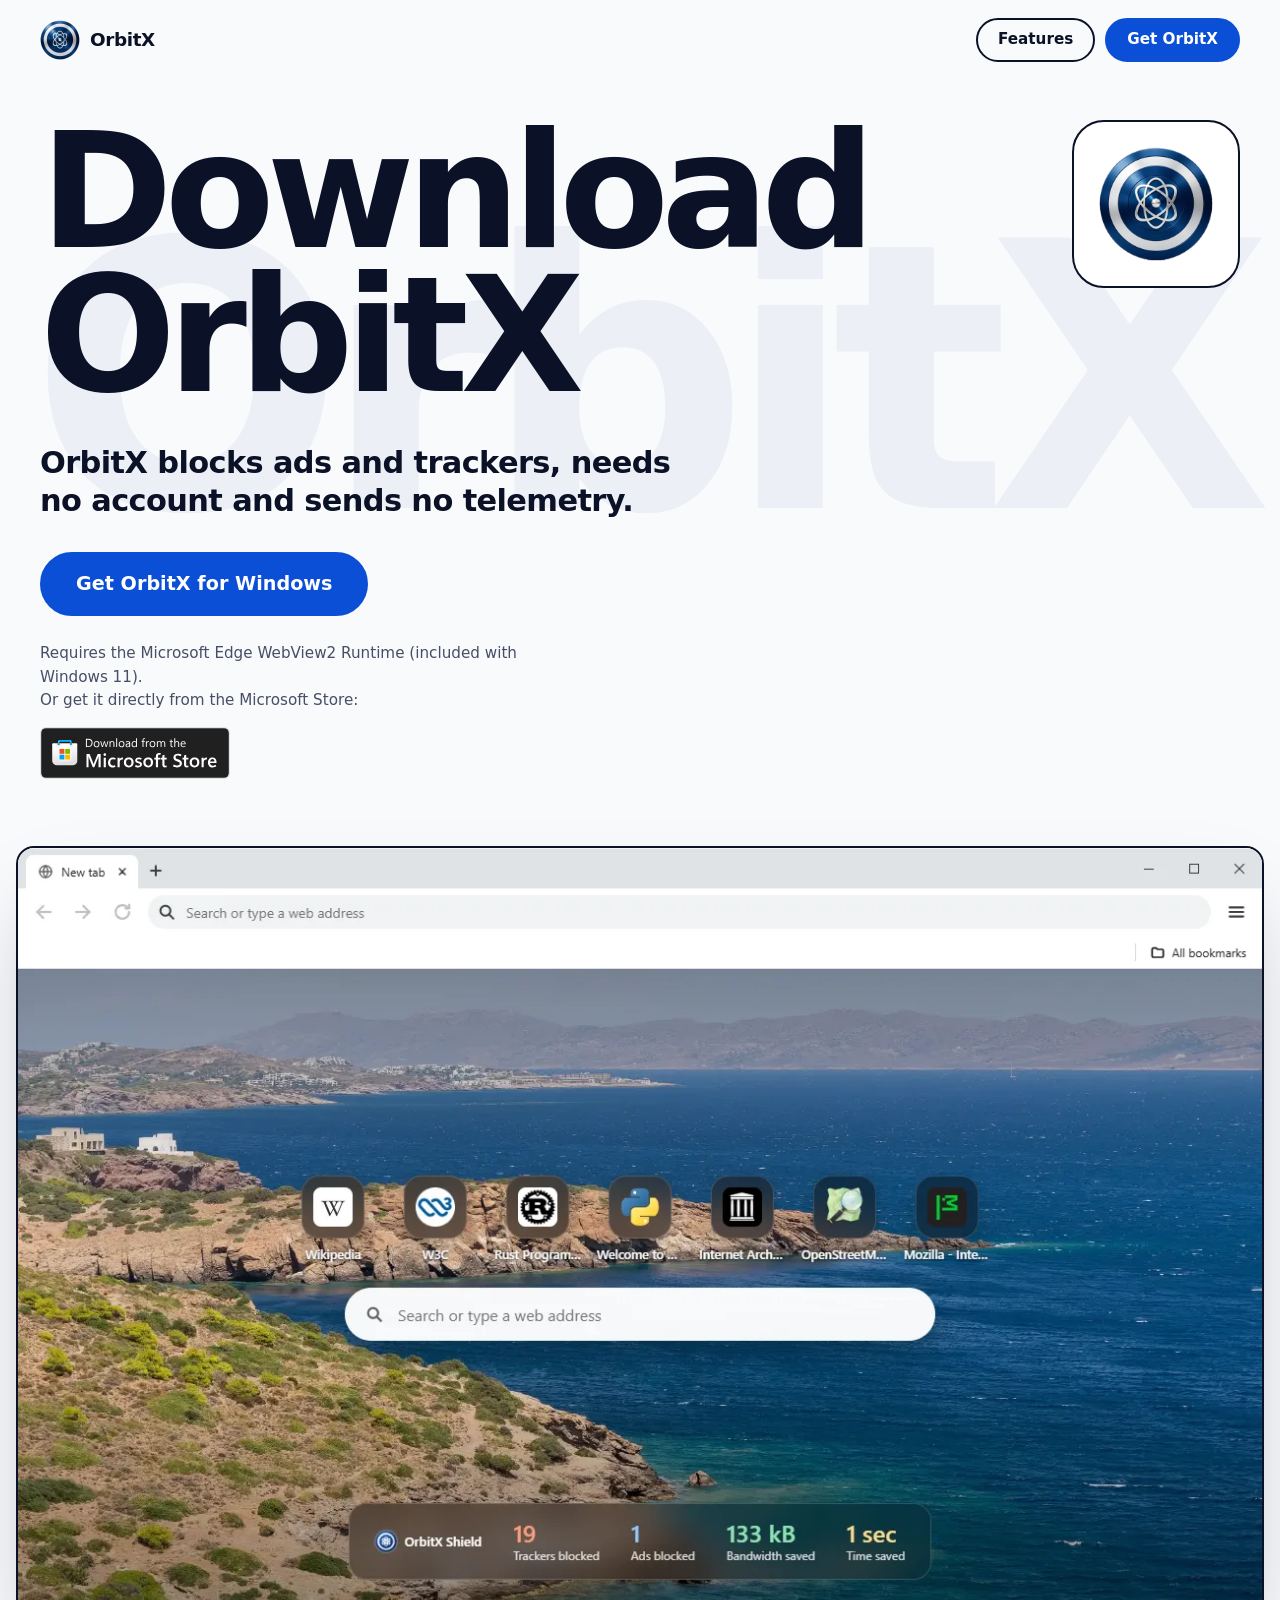
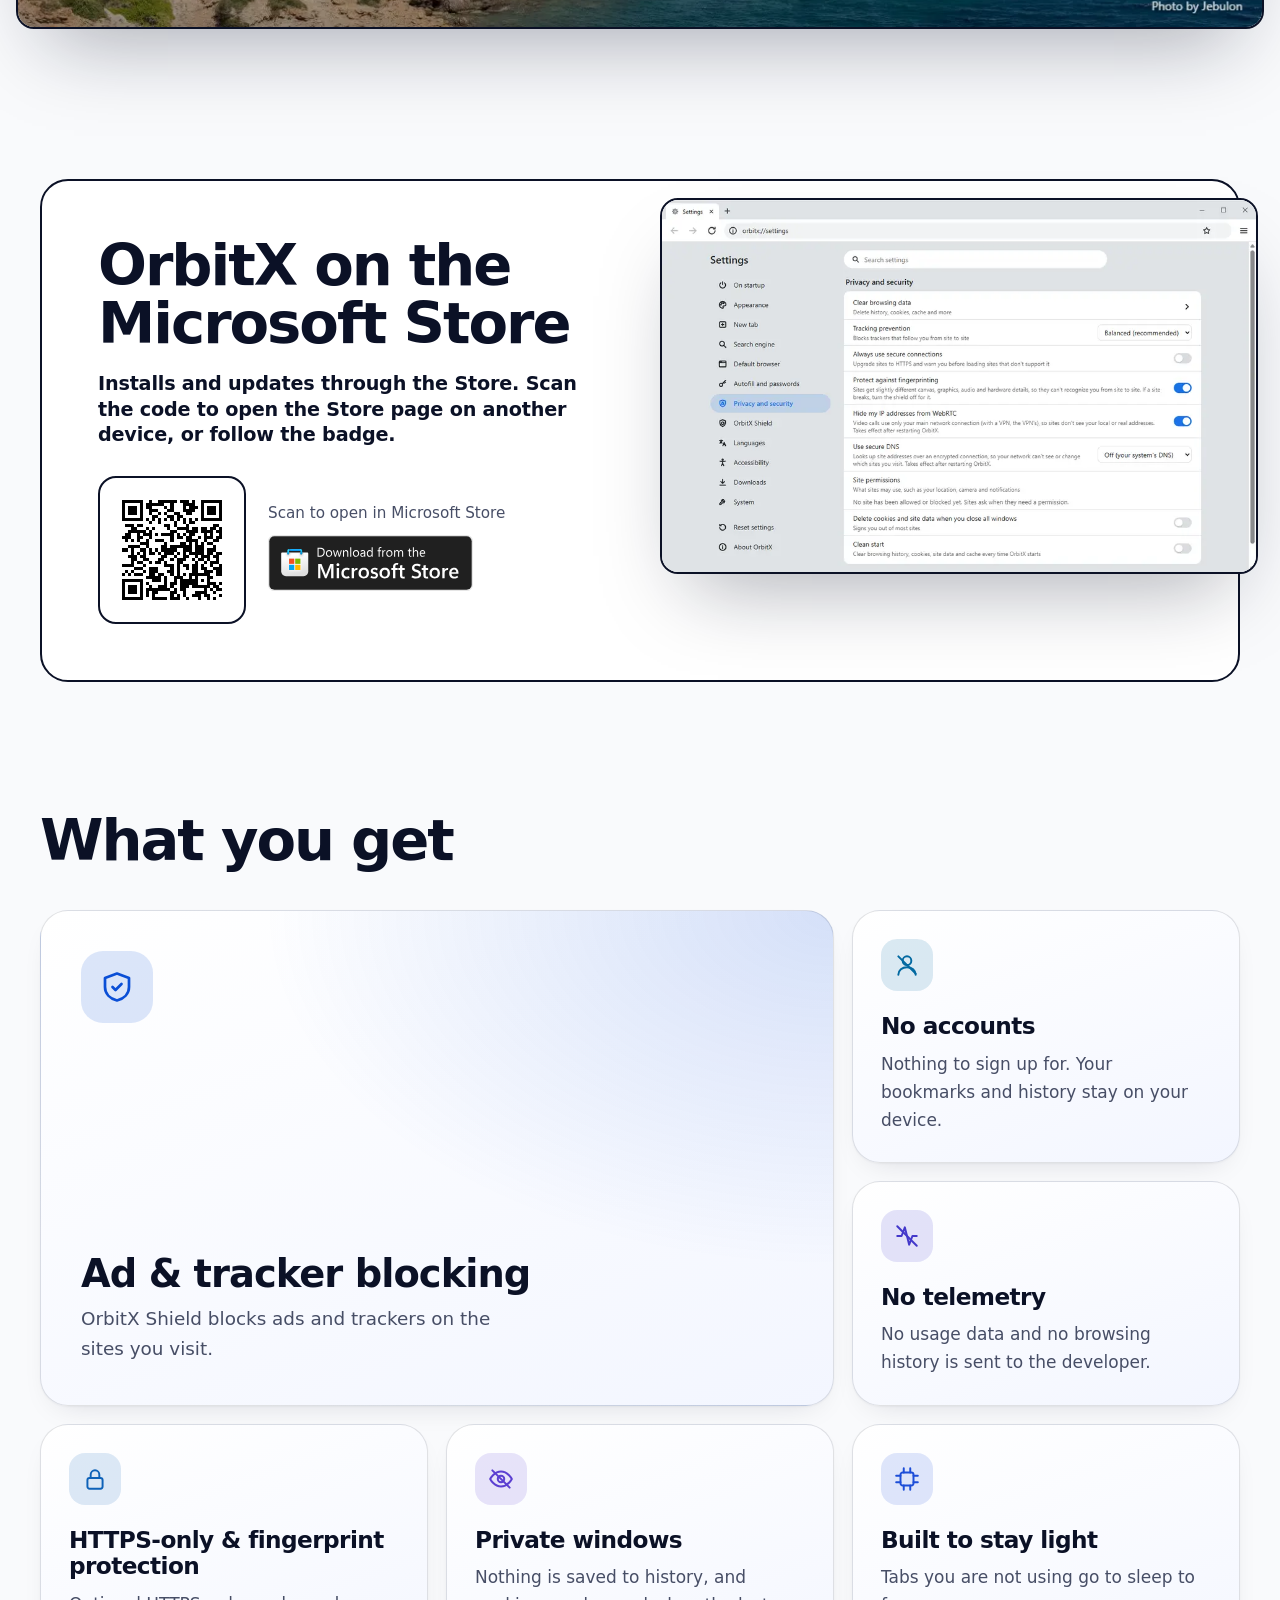
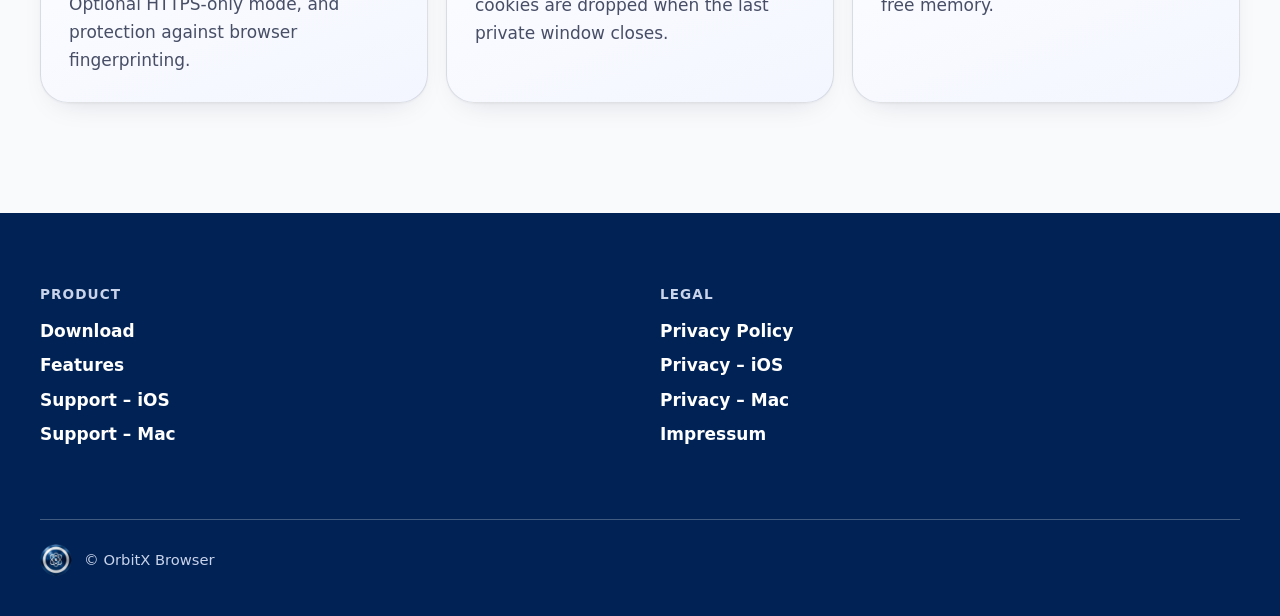
<file: index.html>
<!doctype html>
<html lang="en">
<head>
<meta charset="utf-8">
<meta name="viewport" content="width=device-width, initial-scale=1">
<meta name="color-scheme" content="light dark">
<title>Download OrbitX Browser</title>
<meta name="description" content="Download OrbitX Browser for Windows: a web browser that blocks ads and trackers, needs no account and sends no telemetry.">
<link rel="icon" type="image/png" sizes="32x32" href="favicon-32.png">
<link rel="apple-touch-icon" sizes="180x180" href="apple-touch-icon.png">
<style>
:root {
  --bg: #f9fafc;
  --card: #ffffff;
  --fg: #0b1126;
  --muted: #474e66;
  --border: #0b1126;
  --ghost: #eceff5;
  --brand: #0b4fd6;
  --brand-hover: #093fae;
  --on-brand: #ffffff;
  --navy: #002255;
  --shadow: 0 40px 80px -30px rgba(11, 17, 38, .35);
  --soft: rgba(11, 17, 38, .12);
  --card-2: #f3f6ff;
  --card-shadow: 0 1px 2px rgba(11, 17, 38, .04), 0 12px 32px -18px rgba(11, 17, 38, .18);
  --card-shadow-hover: 0 2px 4px rgba(11, 17, 38, .05), 0 24px 48px -20px rgba(11, 79, 214, .35);
  --t1: #0b4fd6; --t2: #0369a1; --t3: #4338ca; --t4: #0e62b8; --t5: #5b3fd1; --t6: #1d4ed8;
}
@media (prefers-color-scheme: dark) {
  :root {
    --bg: #0a0d16;
    --card: #111625;
    --fg: #eef0f8;
    --muted: #a8afc6;
    --border: #46506f;
    --ghost: #10141f;
    --brand: #86a3ff;
    --brand-hover: #a3b9ff;
    --on-brand: #0a0d16;
    --navy: #001a44;
    --shadow: 0 40px 90px -30px rgba(0, 0, 0, .8);
    --soft: rgba(255, 255, 255, .12);
    --card-2: #0e1322;
    --card-shadow: 0 1px 2px rgba(0, 0, 0, .3), 0 12px 32px -18px rgba(0, 0, 0, .6);
    --card-shadow-hover: 0 2px 4px rgba(0, 0, 0, .3), 0 24px 48px -20px rgba(134, 163, 255, .35);
    --t1: #86a3ff; --t2: #6cc4f5; --t3: #a5a0ff; --t4: #7bb8ff; --t5: #b9a2ff; --t6: #93b0ff;
  }
}
* { box-sizing: border-box; }
html { scroll-behavior: smooth; }
body {
  margin: 0;
  background: var(--bg);
  color: var(--fg);
  font: 17px/1.55 system-ui, -apple-system, "Segoe UI", Roboto, sans-serif;
  -webkit-font-smoothing: antialiased;
}
main { overflow-x: clip; }
a { color: var(--brand); }
:focus-visible { outline: 3px solid var(--brand); outline-offset: 3px; border-radius: 8px; }
.skip { position: absolute; left: 16px; top: -80px; z-index: 10; padding: 10px 16px; border-radius: 999px; background: var(--brand); color: var(--on-brand); font-weight: 700; }
.skip:focus { top: 12px; }
.wrap { max-width: 1240px; margin: 0 auto; padding: 0 20px; }
h1, h2, h3 { margin: 0; font-weight: 800; letter-spacing: -.035em; }

/* Pills */
.pill {
  display: inline-flex; align-items: center; justify-content: center;
  min-height: 44px; padding: 0 20px; border-radius: 999px;
  border: 2px solid var(--border); color: var(--fg); background: transparent;
  font-weight: 700; font-size: .95rem; text-decoration: none;
  transition: background-color .15s ease, color .15s ease, border-color .15s ease;
}
.pill:hover { background: var(--fg); color: var(--bg); }
.pill.fill { background: var(--brand); border-color: var(--brand); color: var(--on-brand); }
.pill.fill:hover { background: var(--brand-hover); border-color: var(--brand-hover); color: var(--on-brand); }
.pill.big { min-height: 64px; padding: 0 34px; font-size: 1.2rem; }

/* Top bar */
.top { padding: 18px 0; }
.top .wrap { display: flex; align-items: center; justify-content: space-between; gap: 16px; }
.brand { display: inline-flex; align-items: center; gap: 10px; color: var(--fg); font-weight: 800; font-size: 1.15rem; letter-spacing: -.02em; text-decoration: none; }
.brand img { display: block; width: 40px; height: 40px; }
.top nav { display: flex; gap: 10px; }

/* Hero */
.hero { position: relative; overflow: hidden; padding: 40px 0 190px; }
.ghost {
  position: absolute; z-index: 0; left: 50%; top: 17%; transform: translateX(-50%);
  font-size: clamp(6rem, 29vw, 28rem); font-weight: 800; line-height: .8; letter-spacing: -.06em;
  color: var(--ghost); white-space: nowrap; user-select: none; pointer-events: none;
}
.hero .wrap { position: relative; z-index: 1; }
.hero-head { display: grid; grid-template-columns: minmax(0, 1fr) auto; gap: 24px; align-items: start; }
h1 { font-size: clamp(3.3rem, 12.5vw, 10rem); line-height: .9; letter-spacing: -.05em; }
.icon-box {
  display: grid; place-items: center; width: 168px; height: 168px;
  border: 2px solid var(--border); border-radius: 32px; background: var(--card);
}
.icon-box img { display: block; width: 116px; height: 116px; }
.lead { max-width: 21em; margin: 36px 0 32px; font-size: clamp(1.3rem, 2.6vw, 1.9rem); line-height: 1.25; font-weight: 600; letter-spacing: -.02em; }
.note { max-width: 36em; margin: 26px 0 14px; color: var(--muted); font-size: .95rem; }
/* Microsoft's badge: unmodified artwork, only scaled with its aspect ratio; no hover effects */
.badge { display: inline-block; line-height: 0; border-radius: 6px; }
.badge img { display: block; width: 190px; height: auto; }

/* Browser window */
.window { position: relative; z-index: 2; max-width: 1320px; margin: -130px auto 0; padding: 0 16px; }
.frame { border: 2px solid var(--border); border-radius: 18px; overflow: hidden; background: var(--card); box-shadow: var(--shadow); }
.frame img { display: block; width: 100%; height: auto; }

/* Store card */
.store { padding: 110px 0 40px; }
.store-card {
  display: grid; gap: 40px; align-items: center;
  padding: 44px; border: 2px solid var(--border); border-radius: 28px; background: var(--card);
}
h2 { font-size: clamp(2rem, 5vw, 3.6rem); line-height: 1; }
.store-card p { max-width: 26em; margin: 18px 0 28px; font-size: 1.2rem; line-height: 1.35; font-weight: 600; letter-spacing: -.01em; }
.scan { display: flex; flex-wrap: wrap; align-items: center; gap: 22px; }
.qr { display: none; padding: 10px; border: 2px solid var(--border); border-radius: 18px; background: #fff; }
.qr img { display: block; width: 124px; height: 124px; }
.scan small { display: block; margin-bottom: 10px; color: var(--muted); font-size: .95rem; }
.scan .badge img { width: 205px; }
@media (min-width: 700px) { .qr { display: block; } }
@media (min-width: 1000px) {
  .store { padding-top: 150px; }
  .store-card { grid-template-columns: minmax(0, 1fr) minmax(0, 1fr); padding: 56px; }
  .store-shot { margin: -110px -76px -20px 0; }
}

/* Features: bento grid, the first card is the featured one */
.features { padding: 90px 0 110px; }
.features h2 { margin-bottom: 40px; }
.cards { display: grid; gap: 18px; grid-template-columns: minmax(0, 1fr); list-style: none; margin: 0; padding: 0; }
.card {
  --tone: var(--t1);
  display: flex; flex-direction: column;
  padding: 28px; border: 1px solid var(--soft); border-radius: 28px;
  background: linear-gradient(160deg, var(--card), var(--card-2));
  box-shadow: var(--card-shadow);
  transition: transform .25s ease, box-shadow .25s ease, border-color .25s ease;
}
.card:nth-child(2) { --tone: var(--t2); }
.card:nth-child(3) { --tone: var(--t3); }
.card:nth-child(4) { --tone: var(--t4); }
.card:nth-child(5) { --tone: var(--t5); }
.card:nth-child(6) { --tone: var(--t6); }
.card:hover { transform: translateY(-4px); border-color: color-mix(in srgb, var(--tone) 55%, transparent); box-shadow: var(--card-shadow-hover); }
.card .ico {
  display: grid; place-items: center; width: 52px; height: 52px; margin-bottom: 22px;
  border-radius: 16px; color: var(--tone);
  background: color-mix(in srgb, var(--tone) 14%, transparent);
}
.card svg { display: block; width: 26px; height: 26px; }
.card h3 { font-size: 1.45rem; letter-spacing: -.025em; line-height: 1.15; }
.card p { margin: 10px 0 0; color: var(--muted); line-height: 1.65; }
.card.feature { background: radial-gradient(120% 120% at 100% 0%, color-mix(in srgb, var(--tone) 16%, transparent), transparent 60%), linear-gradient(160deg, var(--card), var(--card-2)); }
@media (min-width: 640px) {
  .cards { grid-template-columns: repeat(2, minmax(0, 1fr)); }
  .card.feature, .card:last-child { grid-column: span 2; }
}
@media (min-width: 1000px) {
  .cards { grid-template-columns: repeat(3, minmax(0, 1fr)); }
  .card:last-child { grid-column: auto; }
  .card.feature { grid-row: span 2; justify-content: flex-end; padding: 40px; }
  .card.feature .ico { width: 72px; height: 72px; border-radius: 22px; margin-bottom: auto; }
  .card.feature svg { width: 36px; height: 36px; }
  .card.feature h3 { margin-top: 40px; font-size: 2.4rem; line-height: 1.05; }
  .card.feature p { max-width: 24em; font-size: 1.15rem; }
}

/* Footer: one flat block */
footer { background: var(--navy); color: #fff; padding: 72px 0 40px; }
footer a { color: #fff; text-decoration: none; }
footer a:hover { text-decoration: underline; }
footer :focus-visible { outline-color: #fff; }
.cols { display: grid; gap: 40px; grid-template-columns: repeat(auto-fit, minmax(180px, 1fr)); }
.cols h2 { font-size: .85rem; line-height: 1.4; letter-spacing: .08em; text-transform: uppercase; color: #c9d3ea; margin-bottom: 14px; }
.cols ul { list-style: none; margin: 0; padding: 0; }
.cols li { margin: 8px 0; font-weight: 600; }
.legal { display: flex; align-items: center; gap: 12px; margin-top: 64px; padding-top: 24px; border-top: 1px solid rgba(255, 255, 255, .25); color: #c9d3ea; font-size: .92rem; }
.legal img { display: block; width: 32px; height: 32px; }

@media (max-width: 699.98px) {
  .top nav .pill:not(.fill) { display: none; }
  .hero { padding: 24px 0 120px; }
  .hero-head { grid-template-columns: minmax(0, 1fr); }
  .icon-box { width: 84px; height: 84px; border-radius: 20px; }
  .icon-box img { width: 58px; height: 58px; }
  .ghost { top: 26%; }
  .pill.big { width: 100%; }
  .window { margin-top: -80px; }
  .frame { border-radius: 12px; }
  .store { padding-top: 64px; }
  .store-card { padding: 26px; border-radius: 22px; }
  .scan, .scan > div, .scan .badge { width: 100%; }
  .scan .badge img { width: 100%; }
  .features { padding: 64px 0 80px; }
}

/* Scroll fade-in only where scroll timelines exist; everything is visible without them */
@media (prefers-reduced-motion: no-preference) {
  @supports (animation-timeline: view()) {
    .reveal { animation: reveal linear both; animation-timeline: view(); animation-range: entry 0% entry 35%; }
    @keyframes reveal { from { opacity: 0; translate: 0 28px; } to { opacity: 1; translate: 0 0; } }
  }
}
@media (prefers-reduced-motion: reduce) {
  html { scroll-behavior: auto; }
  .pill, .card { transition: none; }
  .card:hover { transform: none; }
}
</style>
</head>
<body>
<a class="skip" href="#features">Skip to features</a>

<header class="top">
  <div class="wrap">
    <a class="brand" href="./" aria-label="OrbitX Browser, home">
      <img src="img/icon.webp" width="40" height="40" alt="">
      OrbitX
    </a>
    <nav aria-label="Main">
      <a class="pill" href="#features">Features</a>
      <a class="pill fill" href="https://apps.microsoft.com/detail/9P6VPC9CGHZQ" target="_blank" rel="noopener">Get OrbitX</a>
    </nav>
  </div>
</header>

<main>
  <div class="hero">
    <div class="ghost" aria-hidden="true">OrbitX</div>
    <div class="wrap">
      <div class="hero-head">
        <h1>Download OrbitX</h1>
        <div class="icon-box"><img src="img/icon.webp" width="116" height="116" alt="OrbitX Browser icon"></div>
      </div>
      <p class="lead">OrbitX blocks ads and trackers, needs no account and sends no telemetry.</p>
      <a class="pill fill big" href="https://apps.microsoft.com/detail/9P6VPC9CGHZQ" target="_blank" rel="noopener">Get OrbitX for Windows</a>
      <p class="note">Requires the Microsoft Edge WebView2 Runtime (included with Windows 11).<br>Or get it directly from the Microsoft Store:</p>
      <a class="badge" href="https://apps.microsoft.com/detail/9P6VPC9CGHZQ" target="_blank" rel="noopener">
        <img src="img/ms-store-badge.svg" width="161" height="44" alt="Download from the Microsoft Store">
      </a>
    </div>
  </div>

  <div class="window">
    <div class="frame">
      <img src="img/hero.webp" width="1264" height="792" alt="The OrbitX Browser window on its new tab page: a photo background, top sites, a search box and the OrbitX Shield counters for blocked trackers and ads.">
    </div>
  </div>

  <section class="store" aria-labelledby="store-h">
    <div class="wrap">
      <div class="store-card reveal">
        <div>
          <h2 id="store-h">OrbitX on the Microsoft Store</h2>
          <p>Installs and updates through the Store. Scan the code to open the Store page on another device, or follow the badge.</p>
          <div class="scan">
            <div class="qr"><img src="qr-store.svg" width="124" height="124" alt="QR code for the OrbitX Browser page in the Microsoft Store"></div>
            <div>
              <small>Scan to open in Microsoft Store</small>
              <a class="badge" href="https://apps.microsoft.com/detail/9P6VPC9CGHZQ" target="_blank" rel="noopener">
                <img src="img/ms-store-badge.svg" width="161" height="44" loading="lazy" alt="Download from the Microsoft Store">
              </a>
            </div>
          </div>
        </div>
        <div class="store-shot frame">
          <img src="img/shot-privacy.webp" width="960" height="602" loading="lazy" alt="OrbitX settings, Privacy and security page: tracking prevention, secure connections, fingerprinting protection, WebRTC and secure DNS.">
        </div>
      </div>
    </div>
  </section>

  <section class="features" id="features" aria-labelledby="features-h">
    <div class="wrap">
      <h2 id="features-h" class="reveal">What you get</h2>
      <ul class="cards">
        <li class="card feature reveal">
          <span class="ico"><svg viewBox="0 0 24 24" fill="none" stroke="currentColor" stroke-width="1.8" stroke-linecap="round" stroke-linejoin="round" aria-hidden="true"><path d="M12 3 4 6v6c0 4.5 3.3 7.8 8 9 4.7-1.2 8-4.5 8-9V6l-8-3Z"/><path d="m9 12 2 2 4-4"/></svg></span>
          <h3>Ad &amp; tracker blocking</h3>
          <p>OrbitX Shield blocks ads and trackers on the sites you visit.</p>
        </li>
        <li class="card reveal">
          <span class="ico"><svg viewBox="0 0 24 24" fill="none" stroke="currentColor" stroke-width="1.8" stroke-linecap="round" stroke-linejoin="round" aria-hidden="true"><circle cx="12" cy="8" r="4"/><path d="M4 21c0-4 3.6-7 8-7s8 3 8 7"/><path d="m4 4 16 16"/></svg></span>
          <h3>No accounts</h3>
          <p>Nothing to sign up for. Your bookmarks and history stay on your device.</p>
        </li>
        <li class="card reveal">
          <span class="ico"><svg viewBox="0 0 24 24" fill="none" stroke="currentColor" stroke-width="1.8" stroke-linecap="round" stroke-linejoin="round" aria-hidden="true"><path d="M3 12h4l3-8 4 16 3-8h4"/><path d="m3 3 18 18"/></svg></span>
          <h3>No telemetry</h3>
          <p>No usage data and no browsing history is sent to the developer.</p>
        </li>
        <li class="card reveal">
          <span class="ico"><svg viewBox="0 0 24 24" fill="none" stroke="currentColor" stroke-width="1.8" stroke-linecap="round" stroke-linejoin="round" aria-hidden="true"><rect x="5" y="11" width="14" height="10" rx="2"/><path d="M8 11V8a4 4 0 0 1 8 0v3"/></svg></span>
          <h3>HTTPS-only &amp; fingerprint protection</h3>
          <p>Optional HTTPS-only mode, and protection against browser fingerprinting.</p>
        </li>
        <li class="card reveal">
          <span class="ico"><svg viewBox="0 0 24 24" fill="none" stroke="currentColor" stroke-width="1.8" stroke-linecap="round" stroke-linejoin="round" aria-hidden="true"><path d="M2 12s3.6-7 10-7 10 7 10 7-3.6 7-10 7S2 12 2 12Z"/><circle cx="12" cy="12" r="3"/><path d="m4 4 16 16"/></svg></span>
          <h3>Private windows</h3>
          <p>Nothing is saved to history, and cookies are dropped when the last private window closes.</p>
        </li>
        <li class="card reveal">
          <span class="ico"><svg viewBox="0 0 24 24" fill="none" stroke="currentColor" stroke-width="1.8" stroke-linecap="round" stroke-linejoin="round" aria-hidden="true"><rect x="6" y="6" width="12" height="12" rx="2"/><path d="M9 2v4M15 2v4M9 18v4M15 18v4M2 9h4M2 15h4M18 9h4M18 15h4"/></svg></span>
          <h3>Built to stay light</h3>
          <p>Tabs you are not using go to sleep to free memory.</p>
        </li>
      </ul>
    </div>
  </section>
</main>

<footer>
  <div class="wrap">
    <div class="cols">
      <nav aria-labelledby="f-product">
        <h2 id="f-product">Product</h2>
        <ul>
          <li><a href="https://apps.microsoft.com/detail/9P6VPC9CGHZQ" target="_blank" rel="noopener">Download</a></li>
          <li><a href="#features">Features</a></li>
          <li><a href="support-ios.html">Support – iOS</a></li>
          <li><a href="support-macos.html">Support – Mac</a></li>
        </ul>
      </nav>
      <nav aria-labelledby="f-legal">
        <h2 id="f-legal">Legal</h2>
        <ul>
          <li><a href="privacy.html">Privacy Policy</a></li>
          <li><a href="privacy-ios.html">Privacy – iOS</a></li>
          <li><a href="privacy-macos.html">Privacy – Mac</a></li>
          <li><a href="impressum.html">Impressum</a></li>
        </ul>
      </nav>
    </div>
    <div class="legal">
      <img src="img/icon.webp" width="32" height="32" loading="lazy" alt="">
      <span>&copy; OrbitX Browser</span>
    </div>
  </div>
</footer>
</body>
</html>
</file>
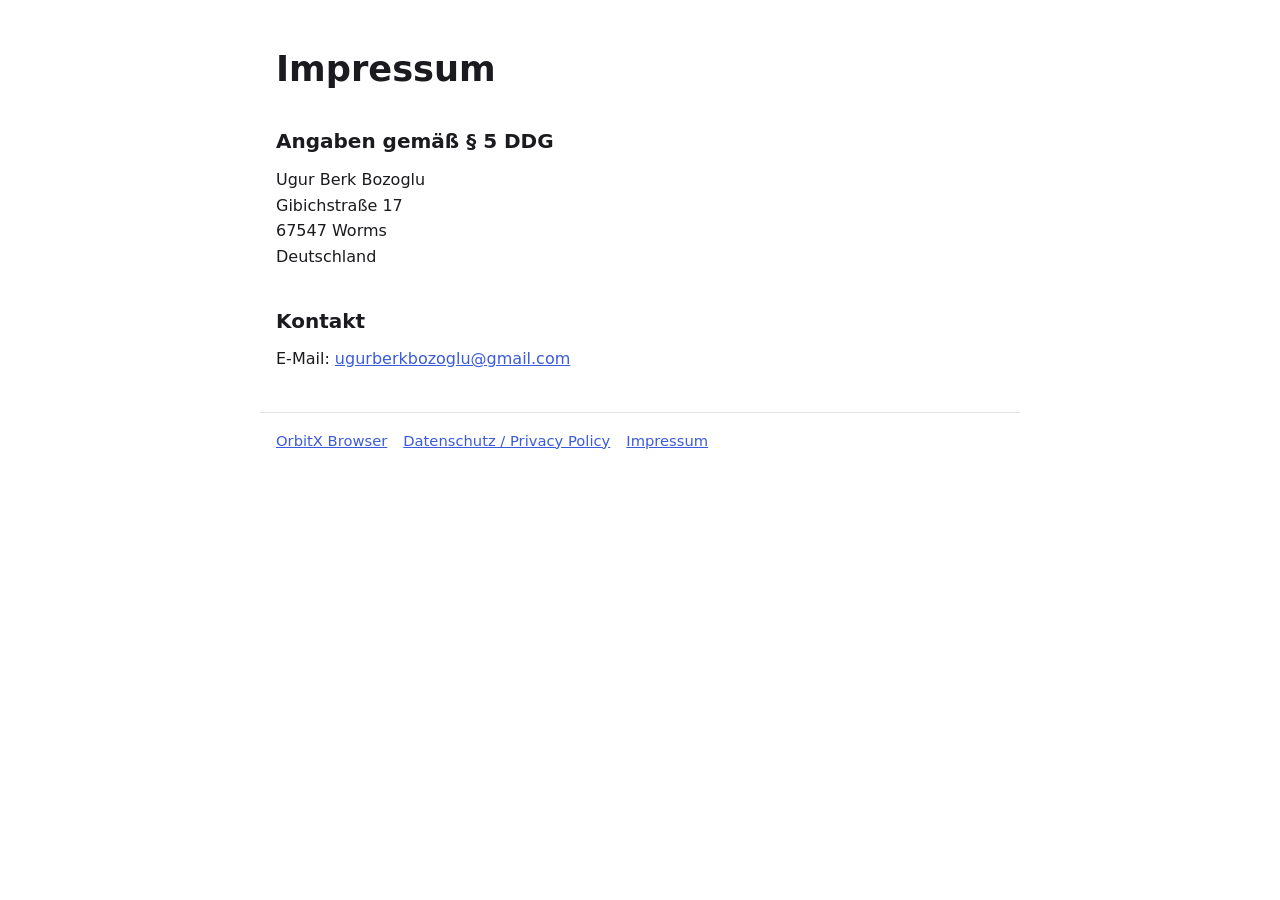
<file: impressum.html>
<!doctype html>
<html lang="de">
<head>
<meta charset="utf-8">
<meta name="viewport" content="width=device-width, initial-scale=1">
<title>Impressum – OrbitX Browser</title>
<link rel="stylesheet" href="style.css">
</head>
<body>
<main>
  <h1>Impressum</h1>

  <h2>Angaben gemäß § 5 DDG</h2>
  <p>Ugur Berk Bozoglu<br>
  Gibichstraße 17<br>
  67547 Worms<br>
  Deutschland</p>

  <h2>Kontakt</h2>
  <p>E-Mail: <a href="mailto:ugurberkbozoglu@gmail.com">ugurberkbozoglu@gmail.com</a></p>
</main>
<footer>
  <nav>
    <a href="index.html">OrbitX Browser</a>
    <a href="privacy.html">Datenschutz / Privacy Policy</a>
    <a href="impressum.html">Impressum</a>
  </nav>
</footer>
</body>
</html>
</file>
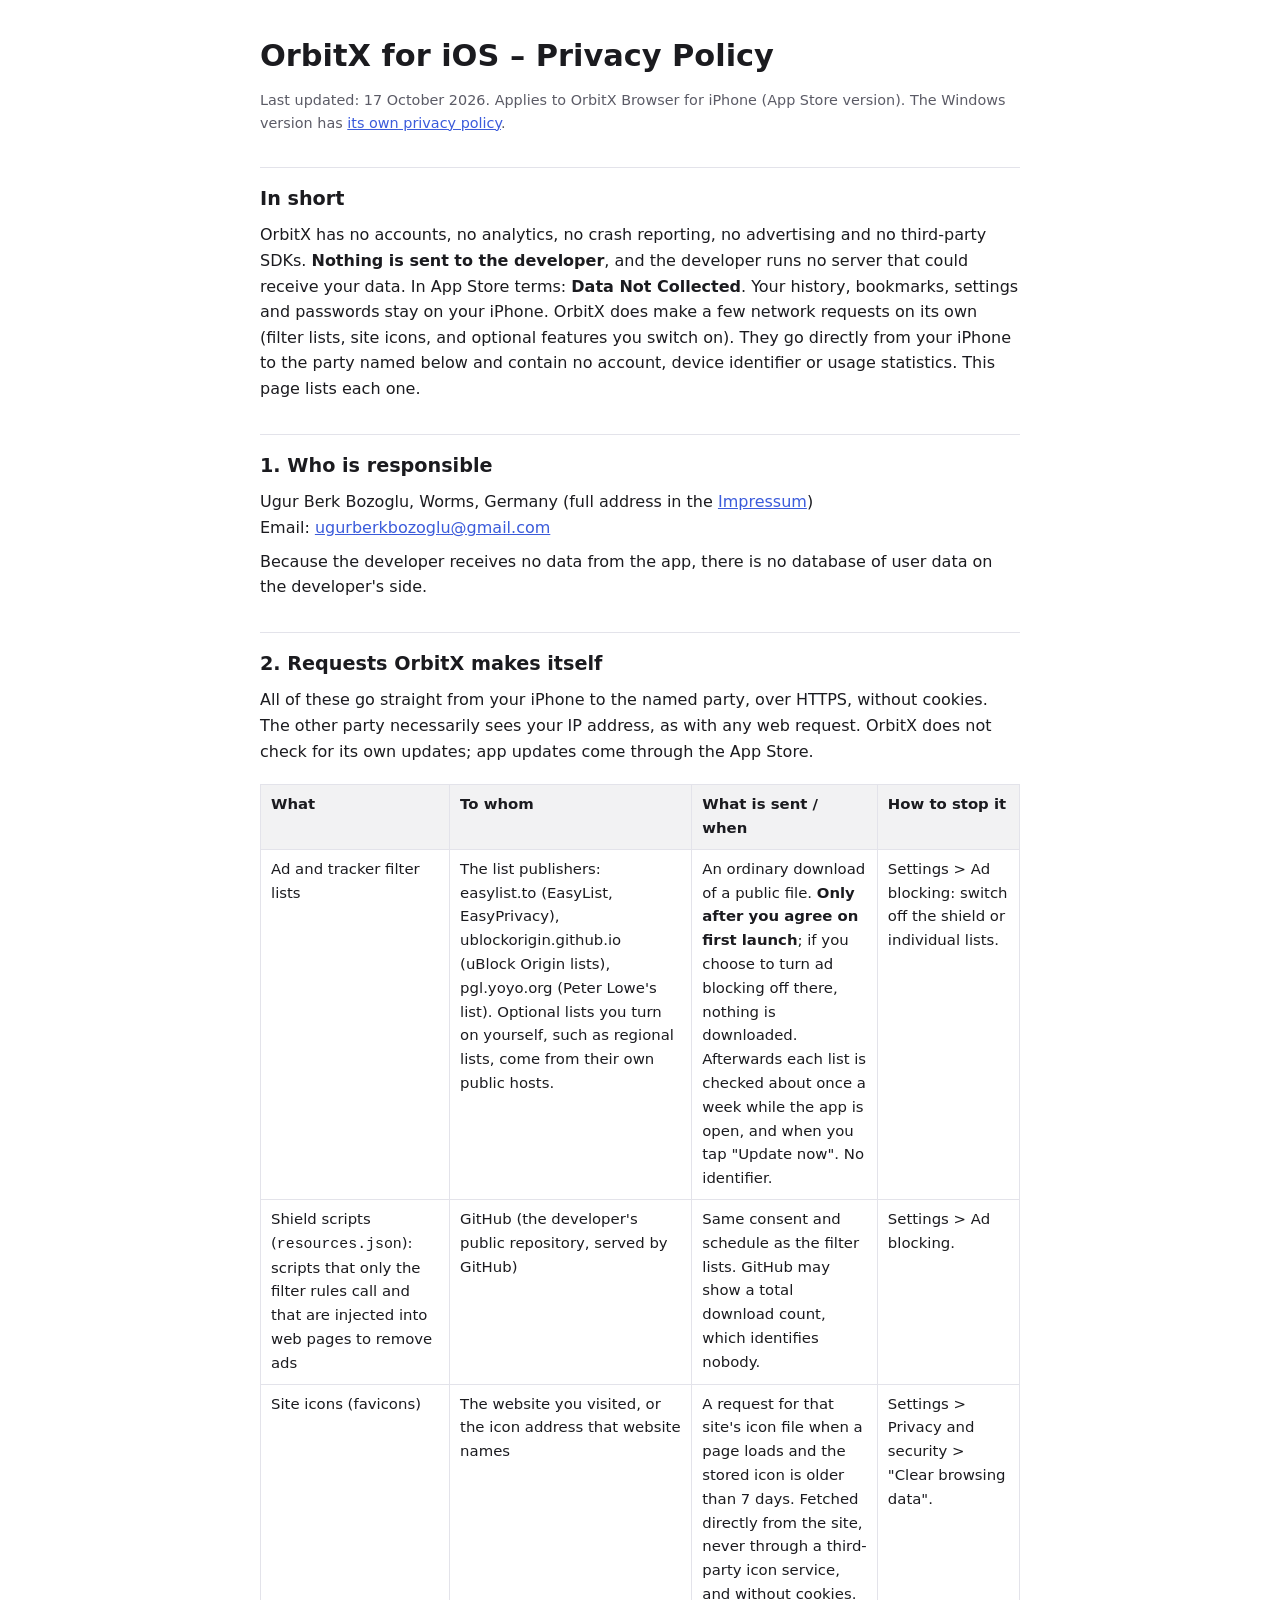
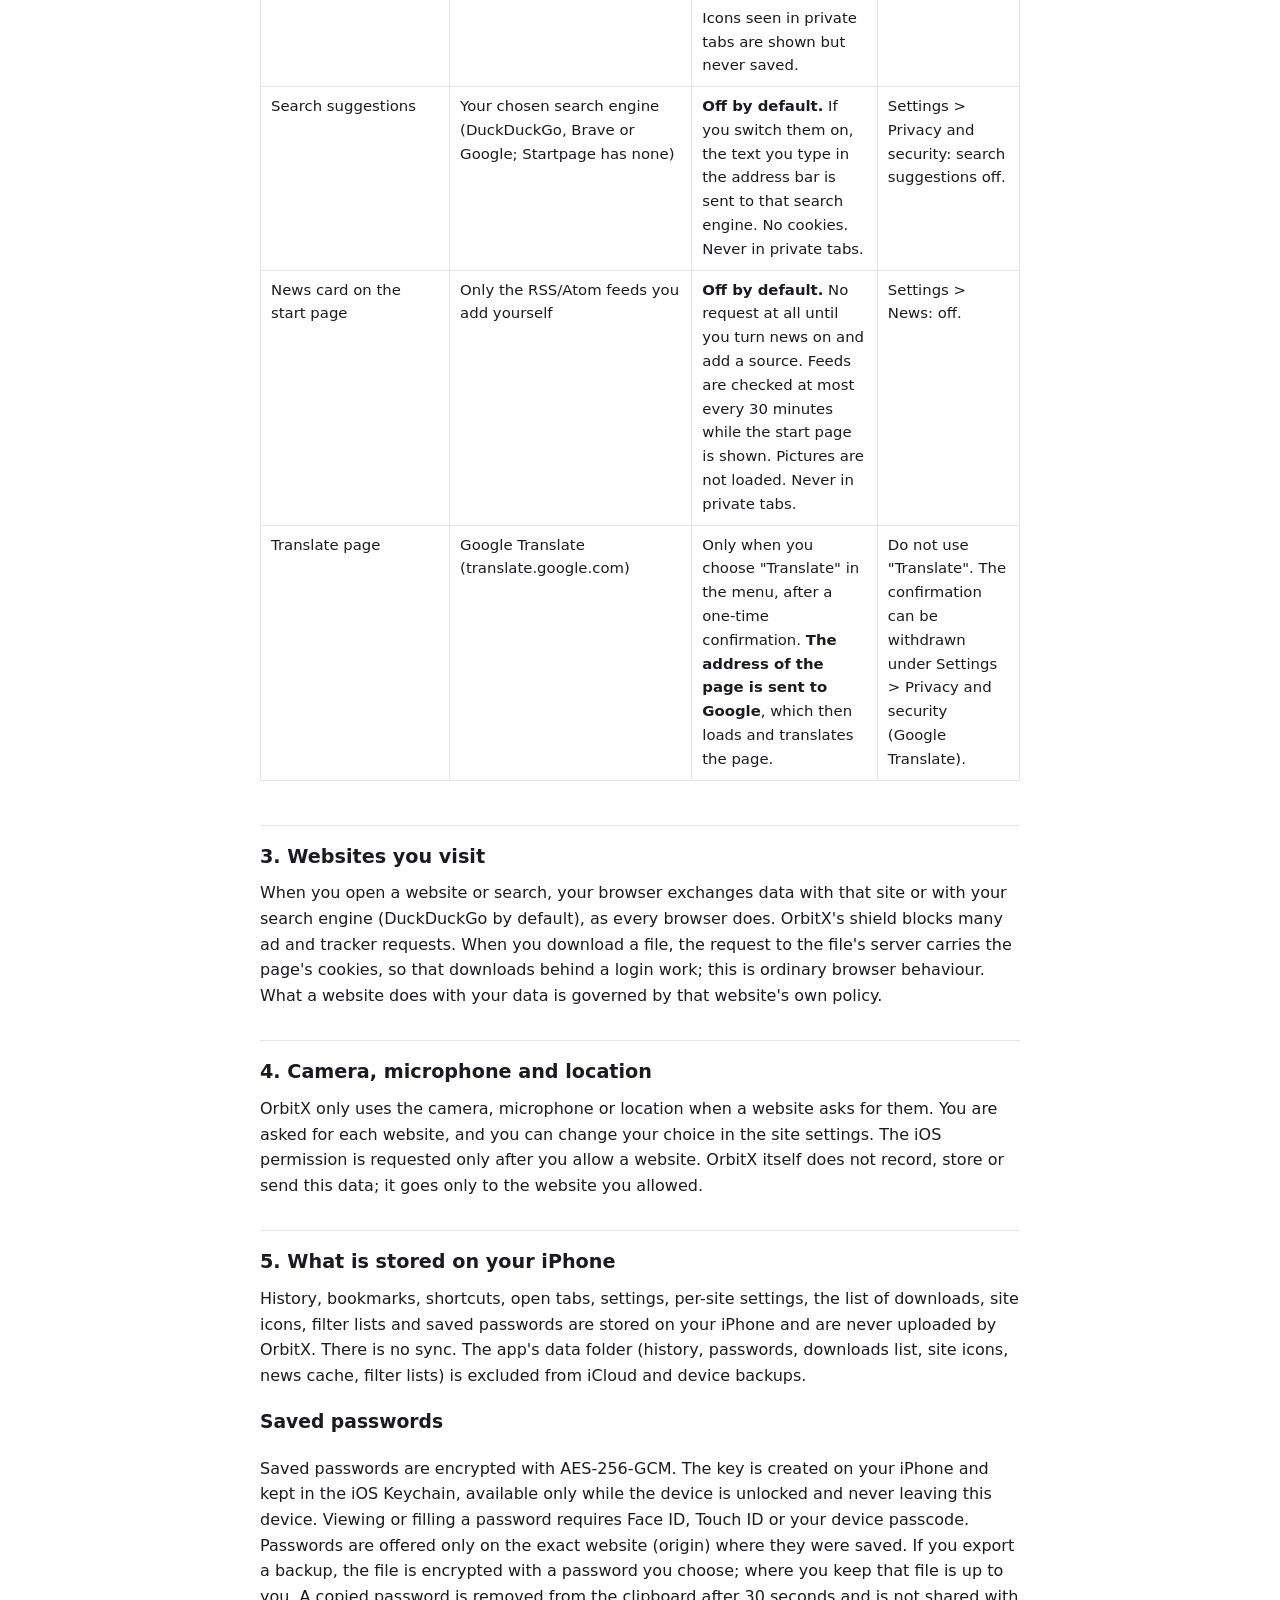
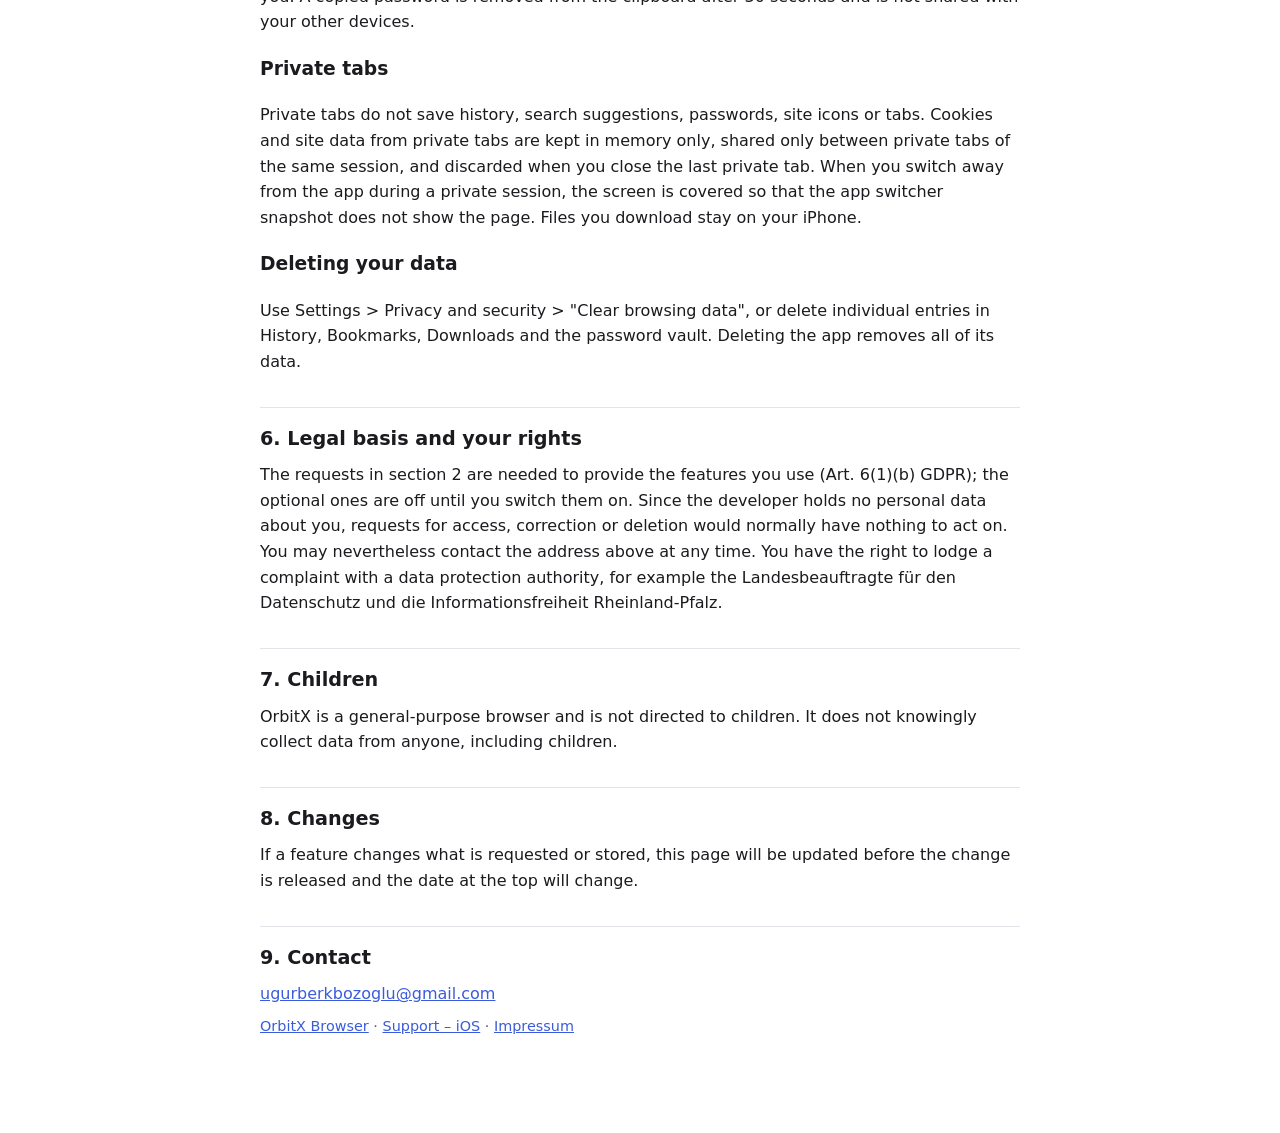
<file: privacy-ios.html>
<!doctype html>
<html lang="en">
<head>
<meta charset="utf-8">
<meta name="viewport" content="width=device-width, initial-scale=1">
<title>OrbitX for iOS – Privacy Policy</title>
<meta name="description" content="Privacy policy of OrbitX Browser for iPhone.">
<link rel="icon" type="image/png" sizes="32x32" href="favicon-32.png">
<link rel="apple-touch-icon" sizes="180x180" href="apple-touch-icon.png">
<style>
  :root { --bg:#fff; --fg:#1b1b1f; --muted:#5b5b66; --line:#e3e3ea; --accent:#3b5bdb; }
  @media (prefers-color-scheme: dark) { :root { --bg:#14141a; --fg:#ececf1; --muted:#a0a0ad; --line:#2a2a34; --accent:#8da2ff; } }
  body { margin:0; background:var(--bg); color:var(--fg); font:16px/1.6 system-ui,-apple-system,"Segoe UI",sans-serif; }
  main { max-width:760px; margin:0 auto; padding:32px 16px 64px; }
  h1 { font-size:1.9rem; margin:0 0 4px; }
  h2 { font-size:1.2rem; margin:2rem 0 .5rem; padding-top:1rem; border-top:1px solid var(--line); }
  p, li { margin:.5rem 0; }
  .muted { color:var(--muted); font-size:.9rem; }
  table { border-collapse:collapse; width:100%; margin:.75rem 0; font-size:.93rem; }
  th, td { border:1px solid var(--line); padding:8px 10px; text-align:left; vertical-align:top; }
  th { background:rgba(127,127,140,.1); }
  a { color:var(--accent); }
  .tablewrap { overflow-x:auto; }
</style>
</head>
<body>
<main>

<h1>OrbitX for iOS – Privacy Policy</h1>
<p class="muted">Last updated: 17 October 2026. Applies to OrbitX Browser for iPhone (App Store version). The Windows version has <a href="privacy.html">its own privacy policy</a>.</p>

<h2>In short</h2>
<p>OrbitX has no accounts, no analytics, no crash reporting, no advertising and no third-party SDKs. <strong>Nothing is sent to the developer</strong>, and the developer runs no server that could receive your data. In App Store terms: <strong>Data Not Collected</strong>. Your history, bookmarks, settings and passwords stay on your iPhone. OrbitX does make a few network requests on its own (filter lists, site icons, and optional features you switch on). They go directly from your iPhone to the party named below and contain no account, device identifier or usage statistics. This page lists each one.</p>

<h2>1. Who is responsible</h2>
<p>Ugur Berk Bozoglu, Worms, Germany (full address in the <a href="impressum.html">Impressum</a>)<br>
Email: <a href="mailto:ugurberkbozoglu@gmail.com">ugurberkbozoglu@gmail.com</a></p>
<p>Because the developer receives no data from the app, there is no database of user data on the developer's side.</p>

<h2>2. Requests OrbitX makes itself</h2>
<p>All of these go straight from your iPhone to the named party, over HTTPS, without cookies. The other party necessarily sees your IP address, as with any web request. OrbitX does not check for its own updates; app updates come through the App Store.</p>
<div class="tablewrap">
<table>
<tr><th>What</th><th>To whom</th><th>What is sent / when</th><th>How to stop it</th></tr>
<tr>
  <td>Ad and tracker filter lists</td>
  <td>The list publishers: easylist.to (EasyList, EasyPrivacy), ublockorigin.github.io (uBlock Origin lists), pgl.yoyo.org (Peter Lowe's list). Optional lists you turn on yourself, such as regional lists, come from their own public hosts.</td>
  <td>An ordinary download of a public file. <strong>Only after you agree on first launch</strong>; if you choose to turn ad blocking off there, nothing is downloaded. Afterwards each list is checked about once a week while the app is open, and when you tap "Update now". No identifier.</td>
  <td>Settings &gt; Ad blocking: switch off the shield or individual lists.</td>
</tr>
<tr>
  <td>Shield scripts (<code>resources.json</code>): scripts that only the filter rules call and that are injected into web pages to remove ads</td>
  <td>GitHub (the developer's public repository, served by GitHub)</td>
  <td>Same consent and schedule as the filter lists. GitHub may show a total download count, which identifies nobody.</td>
  <td>Settings &gt; Ad blocking.</td>
</tr>
<tr>
  <td>Site icons (favicons)</td>
  <td>The website you visited, or the icon address that website names</td>
  <td>A request for that site's icon file when a page loads and the stored icon is older than 7 days. Fetched directly from the site, never through a third-party icon service, and without cookies. Icons seen in private tabs are shown but never saved.</td>
  <td>Settings &gt; Privacy and security &gt; "Clear browsing data".</td>
</tr>
<tr>
  <td>Search suggestions</td>
  <td>Your chosen search engine (DuckDuckGo, Brave or Google; Startpage has none)</td>
  <td><strong>Off by default.</strong> If you switch them on, the text you type in the address bar is sent to that search engine. No cookies. Never in private tabs.</td>
  <td>Settings &gt; Privacy and security: search suggestions off.</td>
</tr>
<tr>
  <td>News card on the start page</td>
  <td>Only the RSS/Atom feeds you add yourself</td>
  <td><strong>Off by default.</strong> No request at all until you turn news on and add a source. Feeds are checked at most every 30 minutes while the start page is shown. Pictures are not loaded. Never in private tabs.</td>
  <td>Settings &gt; News: off.</td>
</tr>
<tr>
  <td>Translate page</td>
  <td>Google Translate (translate.google.com)</td>
  <td>Only when you choose "Translate" in the menu, after a one-time confirmation. <strong>The address of the page is sent to Google</strong>, which then loads and translates the page.</td>
  <td>Do not use "Translate". The confirmation can be withdrawn under Settings &gt; Privacy and security (Google Translate).</td>
</tr>
</table>
</div>

<h2>3. Websites you visit</h2>
<p>When you open a website or search, your browser exchanges data with that site or with your search engine (DuckDuckGo by default), as every browser does. OrbitX's shield blocks many ad and tracker requests. When you download a file, the request to the file's server carries the page's cookies, so that downloads behind a login work; this is ordinary browser behaviour. What a website does with your data is governed by that website's own policy.</p>

<h2>4. Camera, microphone and location</h2>
<p>OrbitX only uses the camera, microphone or location when a website asks for them. You are asked for each website, and you can change your choice in the site settings. The iOS permission is requested only after you allow a website. OrbitX itself does not record, store or send this data; it goes only to the website you allowed.</p>

<h2>5. What is stored on your iPhone</h2>
<p>History, bookmarks, shortcuts, open tabs, settings, per-site settings, the list of downloads, site icons, filter lists and saved passwords are stored on your iPhone and are never uploaded by OrbitX. There is no sync. The app's data folder (history, passwords, downloads list, site icons, news cache, filter lists) is excluded from iCloud and device backups.</p>

<h3>Saved passwords</h3>
<p>Saved passwords are encrypted with AES-256-GCM. The key is created on your iPhone and kept in the iOS Keychain, available only while the device is unlocked and never leaving this device. Viewing or filling a password requires Face ID, Touch ID or your device passcode. Passwords are offered only on the exact website (origin) where they were saved. If you export a backup, the file is encrypted with a password you choose; where you keep that file is up to you. A copied password is removed from the clipboard after 30 seconds and is not shared with your other devices.</p>

<h3>Private tabs</h3>
<p>Private tabs do not save history, search suggestions, passwords, site icons or tabs. Cookies and site data from private tabs are kept in memory only, shared only between private tabs of the same session, and discarded when you close the last private tab. When you switch away from the app during a private session, the screen is covered so that the app switcher snapshot does not show the page. Files you download stay on your iPhone.</p>

<h3>Deleting your data</h3>
<p>Use Settings &gt; Privacy and security &gt; "Clear browsing data", or delete individual entries in History, Bookmarks, Downloads and the password vault. Deleting the app removes all of its data.</p>

<h2>6. Legal basis and your rights</h2>
<p>The requests in section 2 are needed to provide the features you use (Art. 6(1)(b) GDPR); the optional ones are off until you switch them on. Since the developer holds no personal data about you, requests for access, correction or deletion would normally have nothing to act on. You may nevertheless contact the address above at any time. You have the right to lodge a complaint with a data protection authority, for example the Landesbeauftragte für den Datenschutz und die Informationsfreiheit Rheinland-Pfalz.</p>

<h2>7. Children</h2>
<p>OrbitX is a general-purpose browser and is not directed to children. It does not knowingly collect data from anyone, including children.</p>

<h2>8. Changes</h2>
<p>If a feature changes what is requested or stored, this page will be updated before the change is released and the date at the top will change.</p>

<h2>9. Contact</h2>
<p><a href="mailto:ugurberkbozoglu@gmail.com">ugurberkbozoglu@gmail.com</a></p>

<p class="muted"><a href="index.html">OrbitX Browser</a> &middot; <a href="support-ios.html">Support – iOS</a> &middot; <a href="impressum.html">Impressum</a></p>

</main>
</body>
</html>
</file>
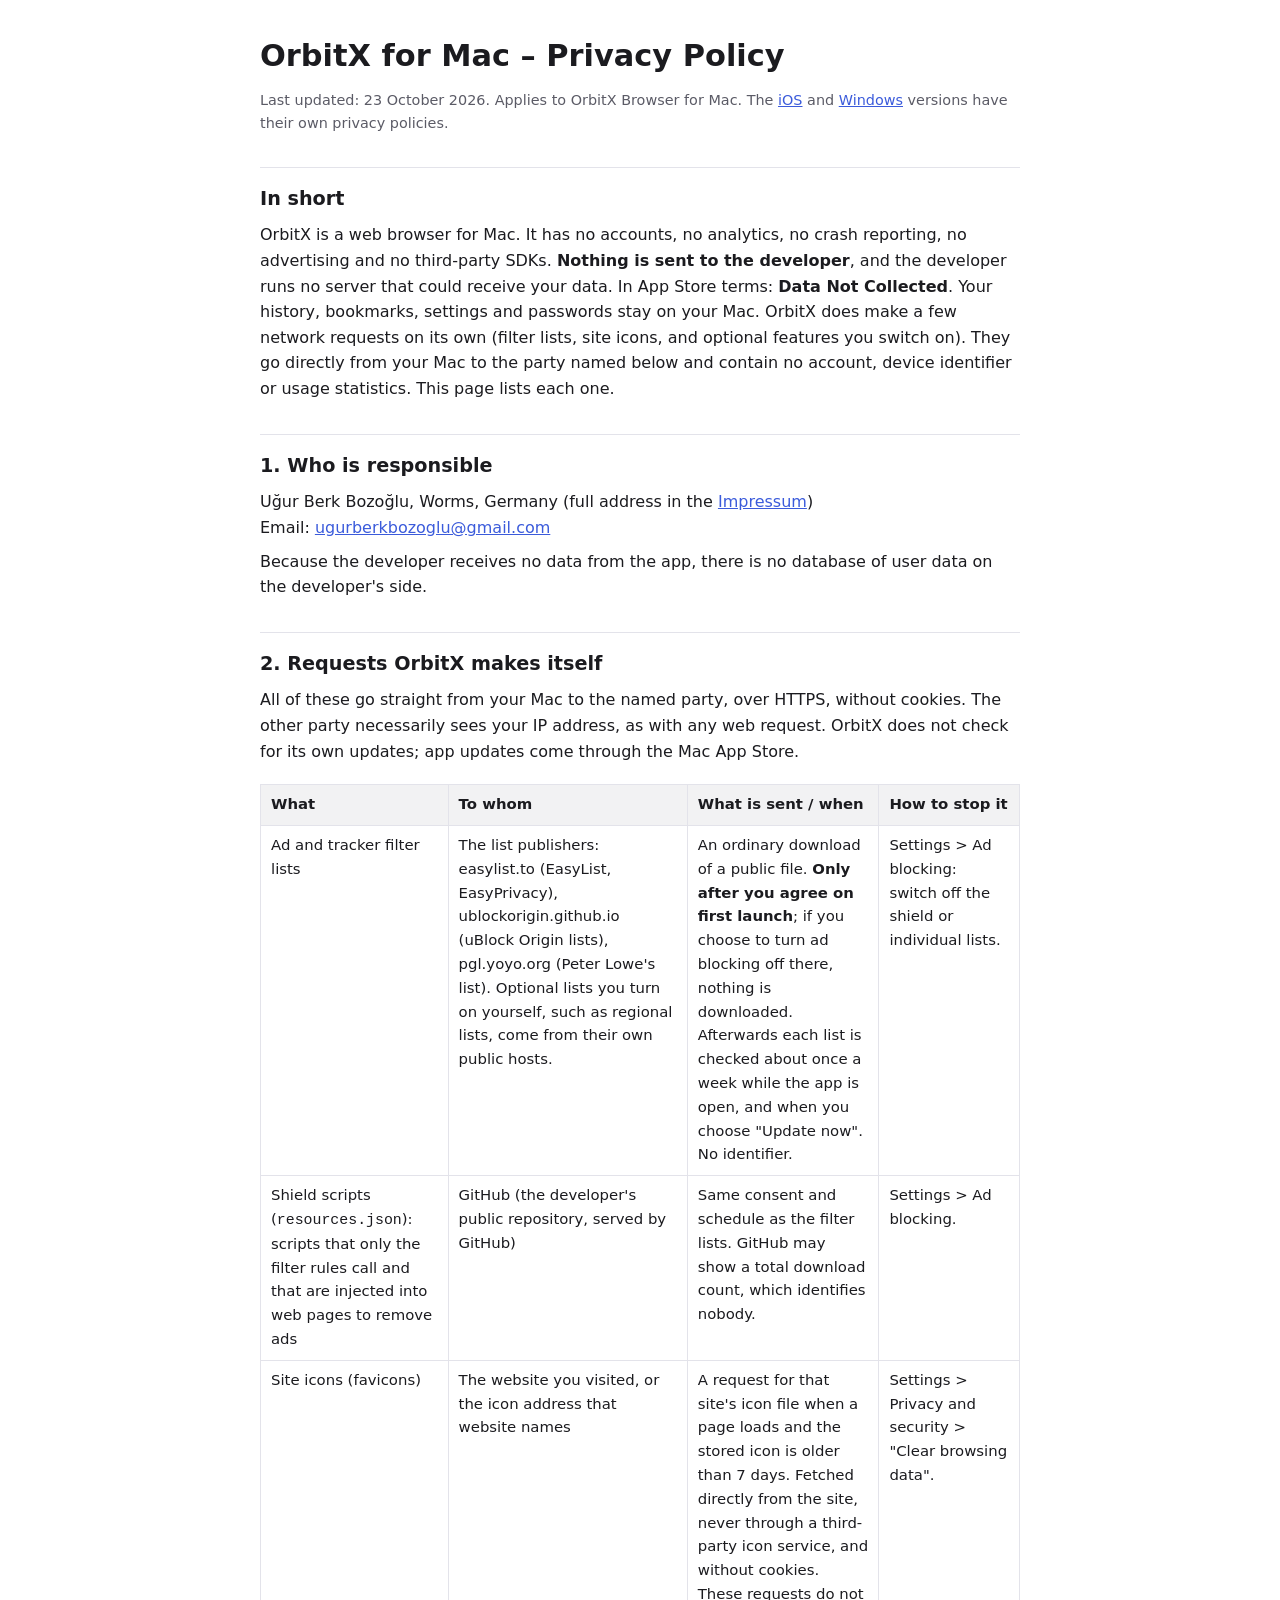
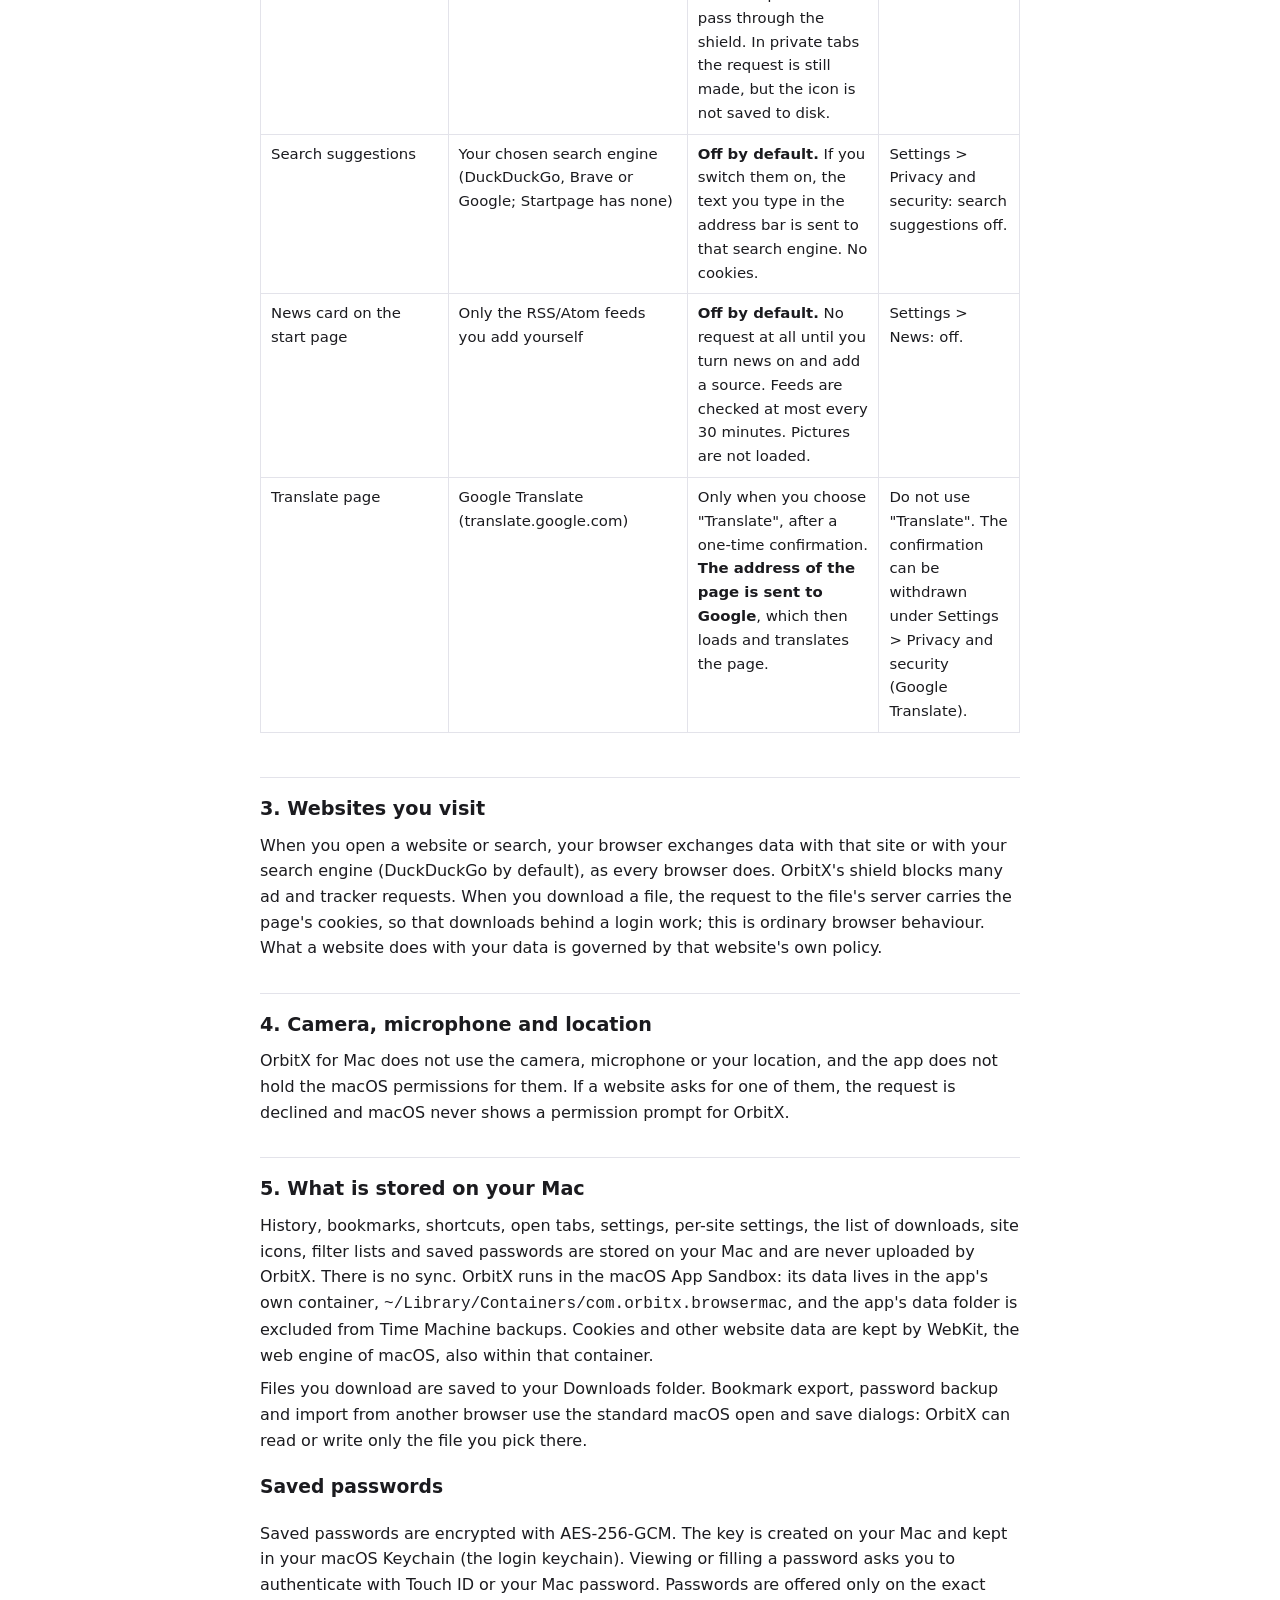
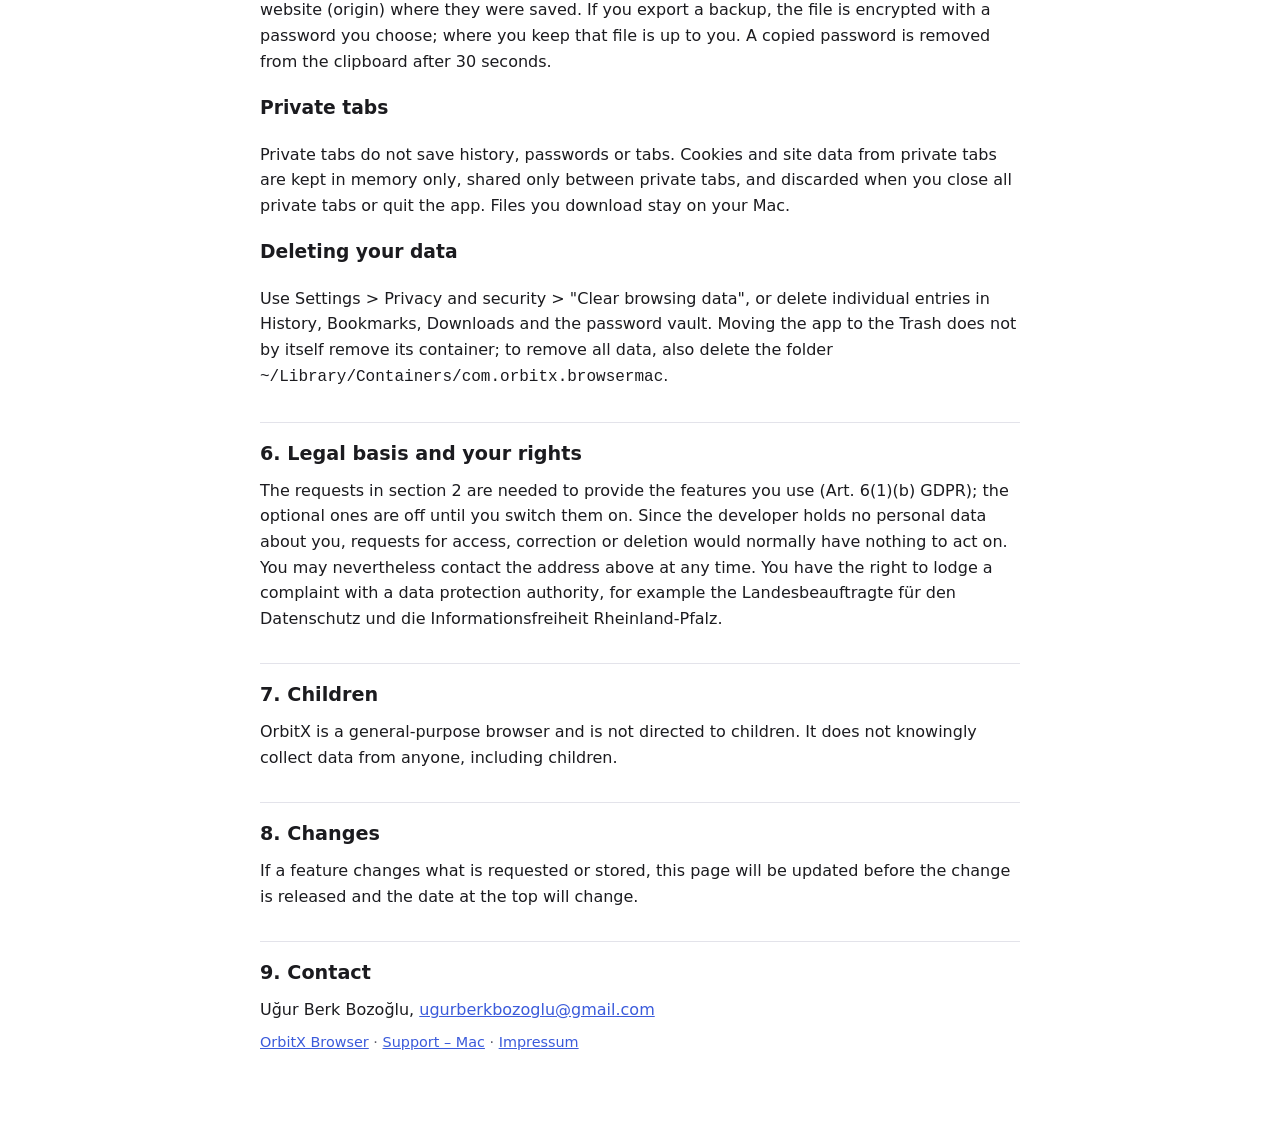
<file: privacy-macos.html>
<!doctype html>
<html lang="en">
<head>
<meta charset="utf-8">
<meta name="viewport" content="width=device-width, initial-scale=1">
<title>OrbitX for Mac – Privacy Policy</title>
<meta name="description" content="Privacy policy of OrbitX Browser for Mac.">
<link rel="icon" type="image/png" sizes="32x32" href="favicon-32.png">
<link rel="apple-touch-icon" sizes="180x180" href="apple-touch-icon.png">
<style>
  :root { --bg:#fff; --fg:#1b1b1f; --muted:#5b5b66; --line:#e3e3ea; --accent:#3b5bdb; }
  @media (prefers-color-scheme: dark) { :root { --bg:#14141a; --fg:#ececf1; --muted:#a0a0ad; --line:#2a2a34; --accent:#8da2ff; } }
  body { margin:0; background:var(--bg); color:var(--fg); font:16px/1.6 system-ui,-apple-system,"Segoe UI",sans-serif; }
  main { max-width:760px; margin:0 auto; padding:32px 16px 64px; }
  h1 { font-size:1.9rem; margin:0 0 4px; }
  h2 { font-size:1.2rem; margin:2rem 0 .5rem; padding-top:1rem; border-top:1px solid var(--line); }
  p, li { margin:.5rem 0; }
  .muted { color:var(--muted); font-size:.9rem; }
  table { border-collapse:collapse; width:100%; margin:.75rem 0; font-size:.93rem; }
  th, td { border:1px solid var(--line); padding:8px 10px; text-align:left; vertical-align:top; }
  th { background:rgba(127,127,140,.1); }
  a { color:var(--accent); }
  .tablewrap { overflow-x:auto; }
</style>
</head>
<body>
<main>

<h1>OrbitX for Mac – Privacy Policy</h1>
<p class="muted">Last updated: 23 October 2026. Applies to OrbitX Browser for Mac. The <a href="privacy-ios.html">iOS</a> and <a href="privacy.html">Windows</a> versions have their own privacy policies.</p>

<h2>In short</h2>
<p>OrbitX is a web browser for Mac. It has no accounts, no analytics, no crash reporting, no advertising and no third-party SDKs. <strong>Nothing is sent to the developer</strong>, and the developer runs no server that could receive your data. In App Store terms: <strong>Data Not Collected</strong>. Your history, bookmarks, settings and passwords stay on your Mac. OrbitX does make a few network requests on its own (filter lists, site icons, and optional features you switch on). They go directly from your Mac to the party named below and contain no account, device identifier or usage statistics. This page lists each one.</p>

<h2>1. Who is responsible</h2>
<p>Uğur Berk Bozoğlu, Worms, Germany (full address in the <a href="impressum.html">Impressum</a>)<br>
Email: <a href="mailto:ugurberkbozoglu@gmail.com">ugurberkbozoglu@gmail.com</a></p>
<p>Because the developer receives no data from the app, there is no database of user data on the developer's side.</p>

<h2>2. Requests OrbitX makes itself</h2>
<p>All of these go straight from your Mac to the named party, over HTTPS, without cookies. The other party necessarily sees your IP address, as with any web request. OrbitX does not check for its own updates; app updates come through the Mac App Store.</p>
<div class="tablewrap">
<table>
<tr><th>What</th><th>To whom</th><th>What is sent / when</th><th>How to stop it</th></tr>
<tr>
  <td>Ad and tracker filter lists</td>
  <td>The list publishers: easylist.to (EasyList, EasyPrivacy), ublockorigin.github.io (uBlock Origin lists), pgl.yoyo.org (Peter Lowe's list). Optional lists you turn on yourself, such as regional lists, come from their own public hosts.</td>
  <td>An ordinary download of a public file. <strong>Only after you agree on first launch</strong>; if you choose to turn ad blocking off there, nothing is downloaded. Afterwards each list is checked about once a week while the app is open, and when you choose "Update now". No identifier.</td>
  <td>Settings &gt; Ad blocking: switch off the shield or individual lists.</td>
</tr>
<tr>
  <td>Shield scripts (<code>resources.json</code>): scripts that only the filter rules call and that are injected into web pages to remove ads</td>
  <td>GitHub (the developer's public repository, served by GitHub)</td>
  <td>Same consent and schedule as the filter lists. GitHub may show a total download count, which identifies nobody.</td>
  <td>Settings &gt; Ad blocking.</td>
</tr>
<tr>
  <td>Site icons (favicons)</td>
  <td>The website you visited, or the icon address that website names</td>
  <td>A request for that site's icon file when a page loads and the stored icon is older than 7 days. Fetched directly from the site, never through a third-party icon service, and without cookies. These requests do not pass through the shield. In private tabs the request is still made, but the icon is not saved to disk.</td>
  <td>Settings &gt; Privacy and security &gt; "Clear browsing data".</td>
</tr>
<tr>
  <td>Search suggestions</td>
  <td>Your chosen search engine (DuckDuckGo, Brave or Google; Startpage has none)</td>
  <td><strong>Off by default.</strong> If you switch them on, the text you type in the address bar is sent to that search engine. No cookies.</td>
  <td>Settings &gt; Privacy and security: search suggestions off.</td>
</tr>
<tr>
  <td>News card on the start page</td>
  <td>Only the RSS/Atom feeds you add yourself</td>
  <td><strong>Off by default.</strong> No request at all until you turn news on and add a source. Feeds are checked at most every 30 minutes. Pictures are not loaded.</td>
  <td>Settings &gt; News: off.</td>
</tr>
<tr>
  <td>Translate page</td>
  <td>Google Translate (translate.google.com)</td>
  <td>Only when you choose "Translate", after a one-time confirmation. <strong>The address of the page is sent to Google</strong>, which then loads and translates the page.</td>
  <td>Do not use "Translate". The confirmation can be withdrawn under Settings &gt; Privacy and security (Google Translate).</td>
</tr>
</table>
</div>

<h2>3. Websites you visit</h2>
<p>When you open a website or search, your browser exchanges data with that site or with your search engine (DuckDuckGo by default), as every browser does. OrbitX's shield blocks many ad and tracker requests. When you download a file, the request to the file's server carries the page's cookies, so that downloads behind a login work; this is ordinary browser behaviour. What a website does with your data is governed by that website's own policy.</p>

<h2>4. Camera, microphone and location</h2>
<p>OrbitX for Mac does not use the camera, microphone or your location, and the app does not hold the macOS permissions for them. If a website asks for one of them, the request is declined and macOS never shows a permission prompt for OrbitX.</p>

<h2>5. What is stored on your Mac</h2>
<p>History, bookmarks, shortcuts, open tabs, settings, per-site settings, the list of downloads, site icons, filter lists and saved passwords are stored on your Mac and are never uploaded by OrbitX. There is no sync. OrbitX runs in the macOS App Sandbox: its data lives in the app's own container, <code>~/Library/Containers/com.orbitx.browsermac</code>, and the app's data folder is excluded from Time Machine backups. Cookies and other website data are kept by WebKit, the web engine of macOS, also within that container.</p>
<p>Files you download are saved to your Downloads folder. Bookmark export, password backup and import from another browser use the standard macOS open and save dialogs: OrbitX can read or write only the file you pick there.</p>

<h3>Saved passwords</h3>
<p>Saved passwords are encrypted with AES-256-GCM. The key is created on your Mac and kept in your macOS Keychain (the login keychain). Viewing or filling a password asks you to authenticate with Touch ID or your Mac password. Passwords are offered only on the exact website (origin) where they were saved. If you export a backup, the file is encrypted with a password you choose; where you keep that file is up to you. A copied password is removed from the clipboard after 30 seconds.</p>

<h3>Private tabs</h3>
<p>Private tabs do not save history, passwords or tabs. Cookies and site data from private tabs are kept in memory only, shared only between private tabs, and discarded when you close all private tabs or quit the app. Files you download stay on your Mac.</p>

<h3>Deleting your data</h3>
<p>Use Settings &gt; Privacy and security &gt; "Clear browsing data", or delete individual entries in History, Bookmarks, Downloads and the password vault. Moving the app to the Trash does not by itself remove its container; to remove all data, also delete the folder <code>~/Library/Containers/com.orbitx.browsermac</code>.</p>

<h2>6. Legal basis and your rights</h2>
<p>The requests in section 2 are needed to provide the features you use (Art. 6(1)(b) GDPR); the optional ones are off until you switch them on. Since the developer holds no personal data about you, requests for access, correction or deletion would normally have nothing to act on. You may nevertheless contact the address above at any time. You have the right to lodge a complaint with a data protection authority, for example the Landesbeauftragte für den Datenschutz und die Informationsfreiheit Rheinland-Pfalz.</p>

<h2>7. Children</h2>
<p>OrbitX is a general-purpose browser and is not directed to children. It does not knowingly collect data from anyone, including children.</p>

<h2>8. Changes</h2>
<p>If a feature changes what is requested or stored, this page will be updated before the change is released and the date at the top will change.</p>

<h2>9. Contact</h2>
<p>Uğur Berk Bozoğlu, <a href="mailto:ugurberkbozoglu@gmail.com">ugurberkbozoglu@gmail.com</a></p>

<p class="muted"><a href="index.html">OrbitX Browser</a> &middot; <a href="support-macos.html">Support – Mac</a> &middot; <a href="impressum.html">Impressum</a></p>

</main>
</body>
</html>
</file>
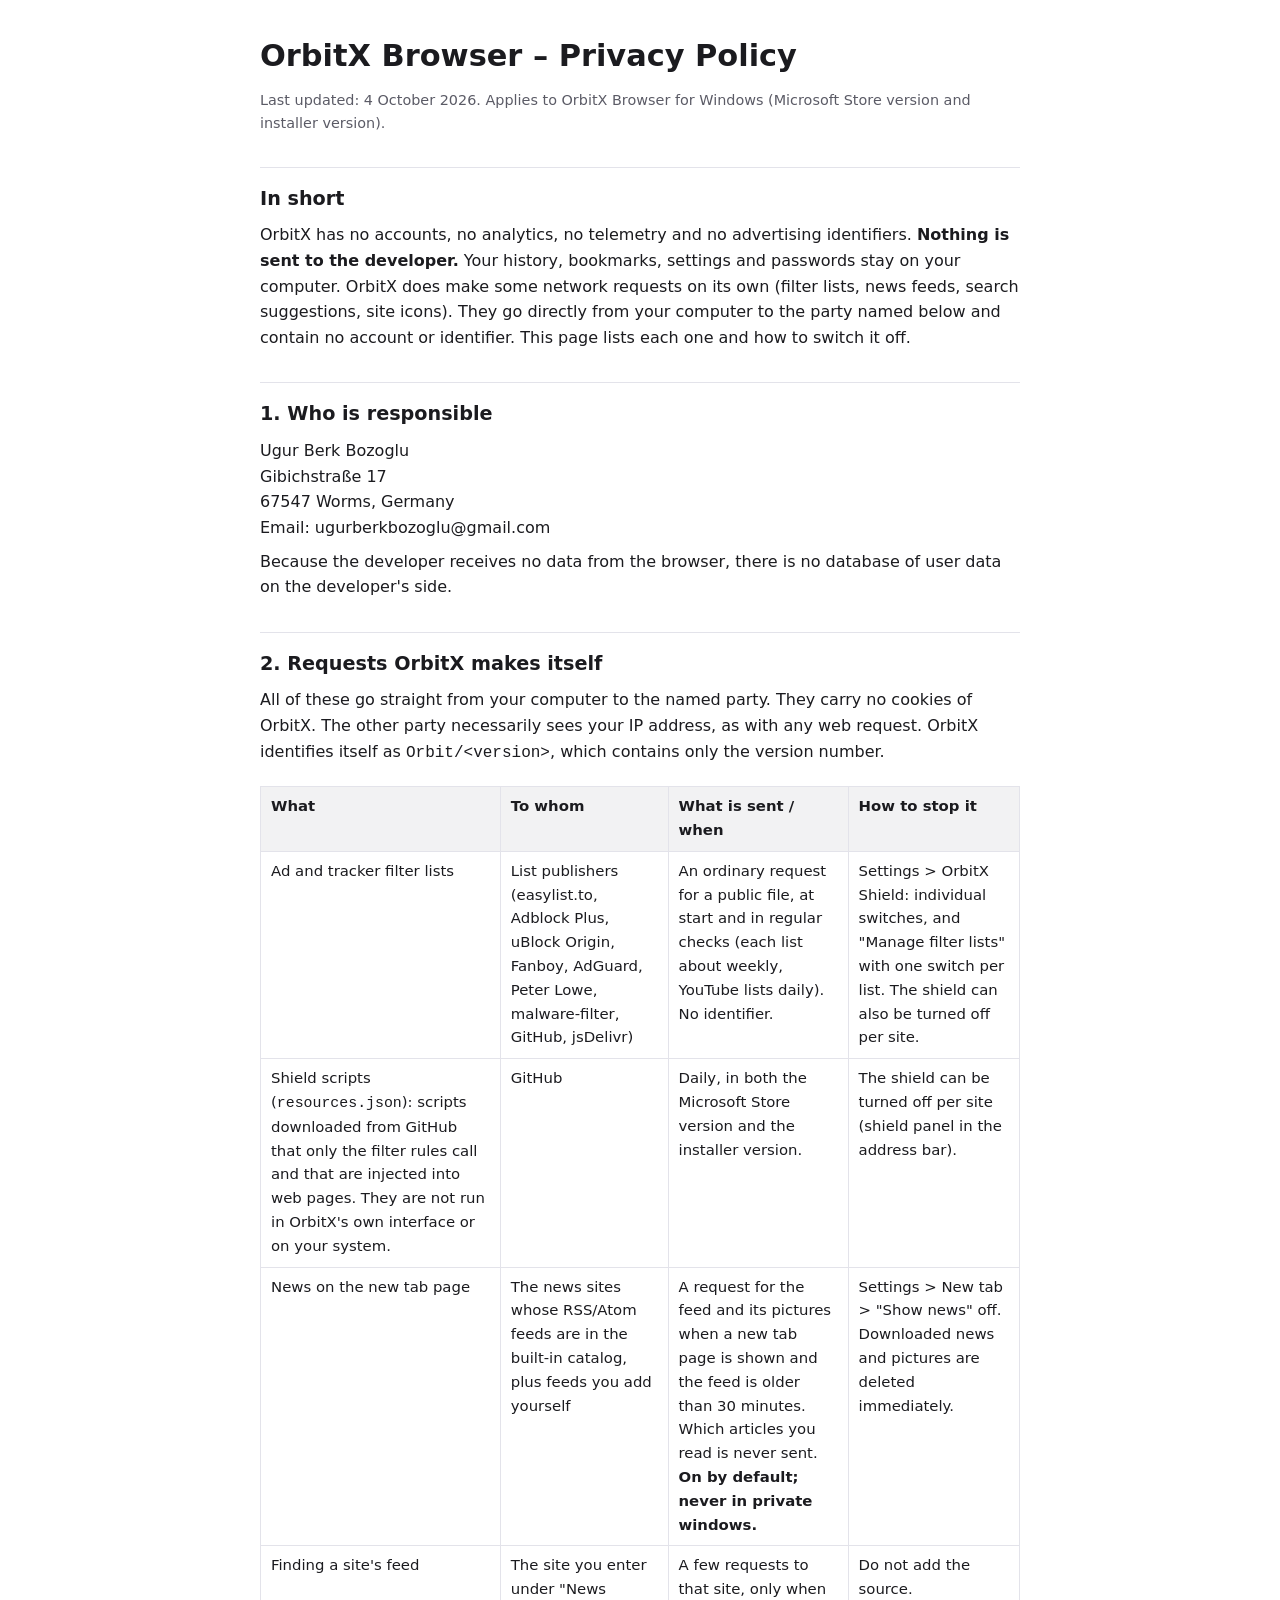
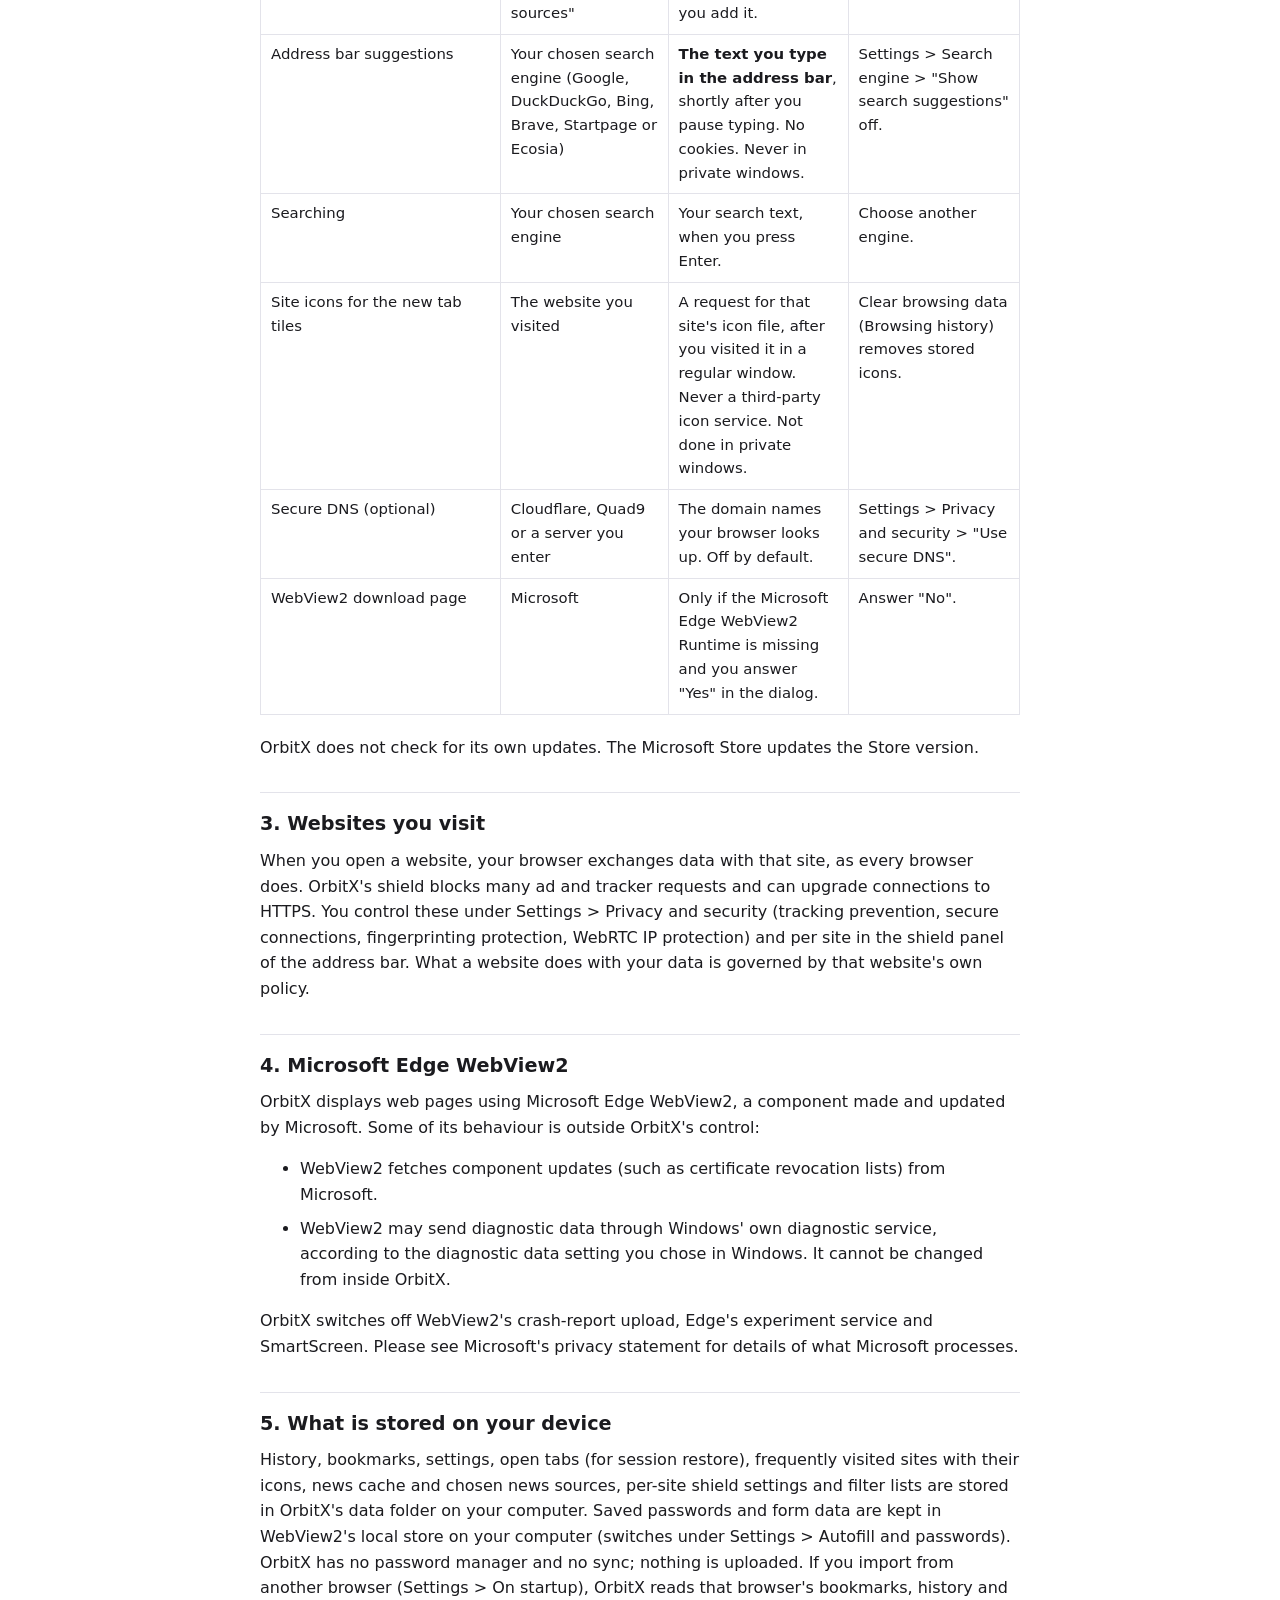
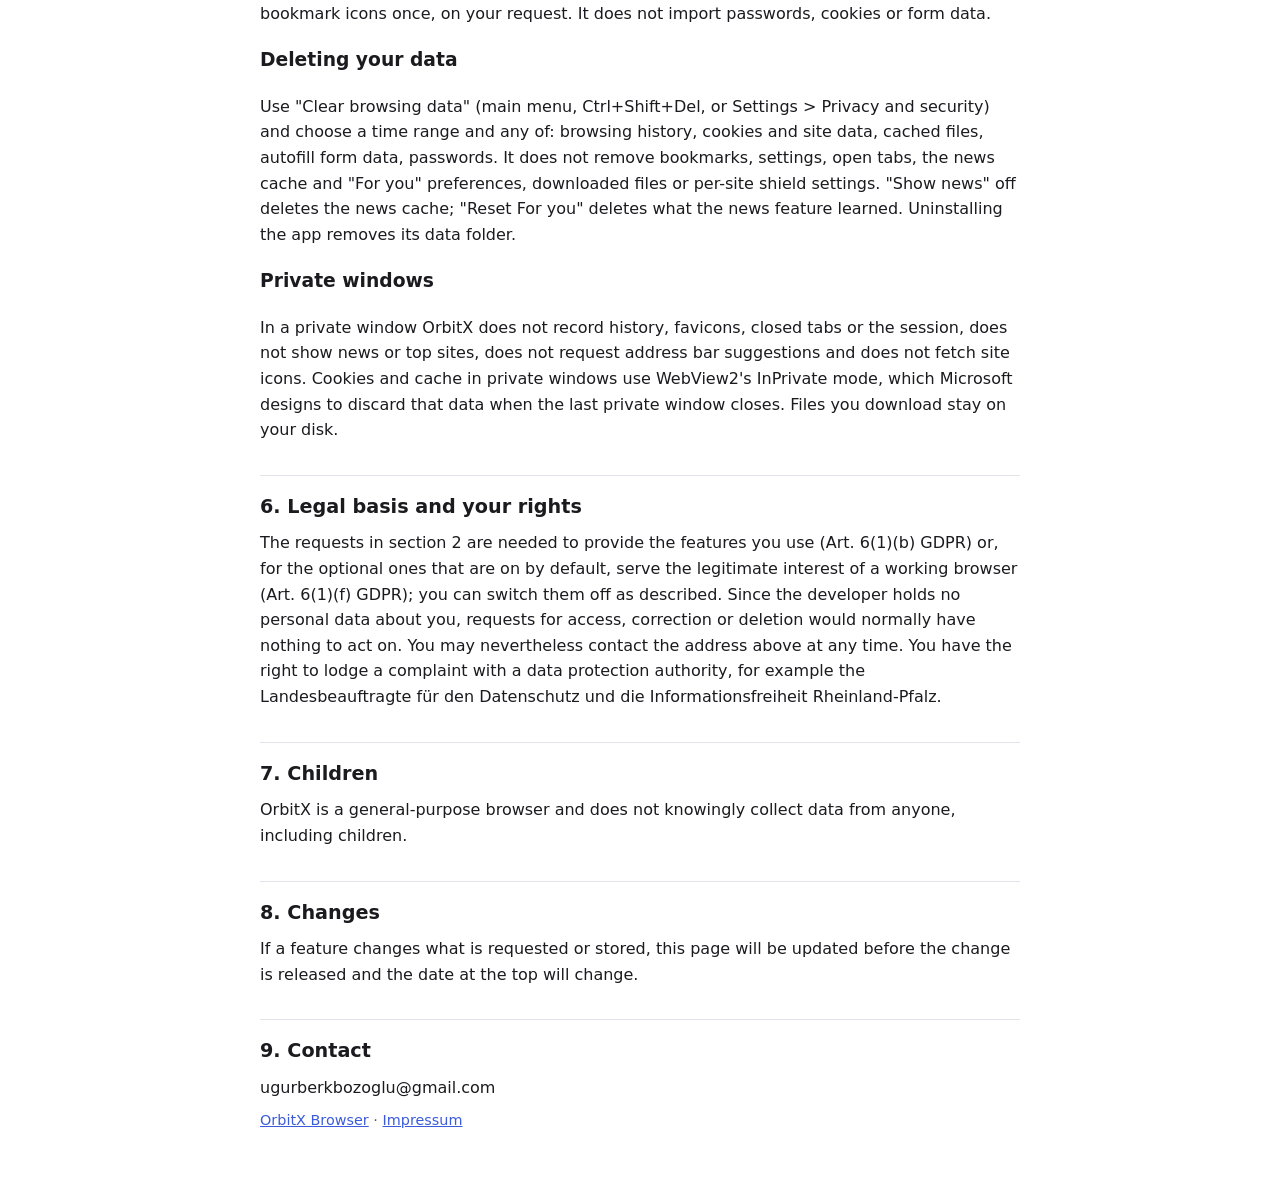
<file: privacy.html>
<!doctype html>
<html lang="en">
<head>
<meta charset="utf-8">
<meta name="viewport" content="width=device-width, initial-scale=1">
<title>OrbitX Browser – Privacy Policy</title>
<style>
  :root { --bg:#fff; --fg:#1b1b1f; --muted:#5b5b66; --line:#e3e3ea; --accent:#3b5bdb; }
  @media (prefers-color-scheme: dark) { :root { --bg:#14141a; --fg:#ececf1; --muted:#a0a0ad; --line:#2a2a34; --accent:#8da2ff; } }
  body { margin:0; background:var(--bg); color:var(--fg); font:16px/1.6 system-ui,-apple-system,"Segoe UI",sans-serif; }
  main { max-width:760px; margin:0 auto; padding:32px 16px 64px; }
  h1 { font-size:1.9rem; margin:0 0 4px; }
  h2 { font-size:1.2rem; margin:2rem 0 .5rem; padding-top:1rem; border-top:1px solid var(--line); }
  p, li { margin:.5rem 0; }
  .muted { color:var(--muted); font-size:.9rem; }
  table { border-collapse:collapse; width:100%; margin:.75rem 0; font-size:.93rem; }
  th, td { border:1px solid var(--line); padding:8px 10px; text-align:left; vertical-align:top; }
  th { background:rgba(127,127,140,.1); }
  a { color:var(--accent); }
  .tablewrap { overflow-x:auto; }
</style>
</head>
<body>
<main>

<h1>OrbitX Browser – Privacy Policy</h1>
<p class="muted">Last updated: 4 October 2026. Applies to OrbitX Browser for Windows (Microsoft Store version and installer version).</p>

<h2>In short</h2>
<p>OrbitX has no accounts, no analytics, no telemetry and no advertising identifiers. <strong>Nothing is sent to the developer.</strong> Your history, bookmarks, settings and passwords stay on your computer. OrbitX does make some network requests on its own (filter lists, news feeds, search suggestions, site icons). They go directly from your computer to the party named below and contain no account or identifier. This page lists each one and how to switch it off.</p>

<h2>1. Who is responsible</h2>
<p>Ugur Berk Bozoglu<br>
Gibichstraße 17<br>
67547 Worms, Germany<br>
Email: ugurberkbozoglu@gmail.com</p>
<p>Because the developer receives no data from the browser, there is no database of user data on the developer's side.</p>

<h2>2. Requests OrbitX makes itself</h2>
<p>All of these go straight from your computer to the named party. They carry no cookies of OrbitX. The other party necessarily sees your IP address, as with any web request. OrbitX identifies itself as <code>Orbit/&lt;version&gt;</code>, which contains only the version number.</p>
<div class="tablewrap">
<table>
<tr><th>What</th><th>To whom</th><th>What is sent / when</th><th>How to stop it</th></tr>
<tr>
  <td>Ad and tracker filter lists</td>
  <td>List publishers (easylist.to, Adblock Plus, uBlock Origin, Fanboy, AdGuard, Peter Lowe, malware-filter, GitHub, jsDelivr)</td>
  <td>An ordinary request for a public file, at start and in regular checks (each list about weekly, YouTube lists daily). No identifier.</td>
  <td>Settings &gt; OrbitX Shield: individual switches, and "Manage filter lists" with one switch per list. The shield can also be turned off per site.</td>
</tr>
<tr>
  <td>Shield scripts (<code>resources.json</code>): scripts downloaded from GitHub that only the filter rules call and that are injected into web pages. They are not run in OrbitX's own interface or on your system.</td>
  <td>GitHub</td>
  <td>Daily, in both the Microsoft Store version and the installer version.</td>
  <td>The shield can be turned off per site (shield panel in the address bar).</td>
</tr>
<tr>
  <td>News on the new tab page</td>
  <td>The news sites whose RSS/Atom feeds are in the built-in catalog, plus feeds you add yourself</td>
  <td>A request for the feed and its pictures when a new tab page is shown and the feed is older than 30 minutes. Which articles you read is never sent. <strong>On by default; never in private windows.</strong></td>
  <td>Settings &gt; New tab &gt; "Show news" off. Downloaded news and pictures are deleted immediately.</td>
</tr>
<tr>
  <td>Finding a site's feed</td>
  <td>The site you enter under "News sources"</td>
  <td>A few requests to that site, only when you add it.</td>
  <td>Do not add the source.</td>
</tr>
<tr>
  <td>Address bar suggestions</td>
  <td>Your chosen search engine (Google, DuckDuckGo, Bing, Brave, Startpage or Ecosia)</td>
  <td><strong>The text you type in the address bar</strong>, shortly after you pause typing. No cookies. Never in private windows.</td>
  <td>Settings &gt; Search engine &gt; "Show search suggestions" off.</td>
</tr>
<tr>
  <td>Searching</td>
  <td>Your chosen search engine</td>
  <td>Your search text, when you press Enter.</td>
  <td>Choose another engine.</td>
</tr>
<tr>
  <td>Site icons for the new tab tiles</td>
  <td>The website you visited</td>
  <td>A request for that site's icon file, after you visited it in a regular window. Never a third-party icon service. Not done in private windows.</td>
  <td>Clear browsing data (Browsing history) removes stored icons.</td>
</tr>
<tr>
  <td>Secure DNS (optional)</td>
  <td>Cloudflare, Quad9 or a server you enter</td>
  <td>The domain names your browser looks up. Off by default.</td>
  <td>Settings &gt; Privacy and security &gt; "Use secure DNS".</td>
</tr>
<tr>
  <td>WebView2 download page</td>
  <td>Microsoft</td>
  <td>Only if the Microsoft Edge WebView2 Runtime is missing and you answer "Yes" in the dialog.</td>
  <td>Answer "No".</td>
</tr>
</table>
</div>
<p>OrbitX does not check for its own updates. The Microsoft Store updates the Store version.</p>

<h2>3. Websites you visit</h2>
<p>When you open a website, your browser exchanges data with that site, as every browser does. OrbitX's shield blocks many ad and tracker requests and can upgrade connections to HTTPS. You control these under Settings &gt; Privacy and security (tracking prevention, secure connections, fingerprinting protection, WebRTC IP protection) and per site in the shield panel of the address bar. What a website does with your data is governed by that website's own policy.</p>

<h2>4. Microsoft Edge WebView2</h2>
<p>OrbitX displays web pages using Microsoft Edge WebView2, a component made and updated by Microsoft. Some of its behaviour is outside OrbitX's control:</p>
<ul>
  <li>WebView2 fetches component updates (such as certificate revocation lists) from Microsoft.</li>
  <li>WebView2 may send diagnostic data through Windows' own diagnostic service, according to the diagnostic data setting you chose in Windows. It cannot be changed from inside OrbitX.</li>
</ul>
<p>OrbitX switches off WebView2's crash-report upload, Edge's experiment service and SmartScreen. Please see Microsoft's privacy statement for details of what Microsoft processes.</p>

<h2>5. What is stored on your device</h2>
<p>History, bookmarks, settings, open tabs (for session restore), frequently visited sites with their icons, news cache and chosen news sources, per-site shield settings and filter lists are stored in OrbitX's data folder on your computer. Saved passwords and form data are kept in WebView2's local store on your computer (switches under Settings &gt; Autofill and passwords). OrbitX has no password manager and no sync; nothing is uploaded. If you import from another browser (Settings &gt; On startup), OrbitX reads that browser's bookmarks, history and bookmark icons once, on your request. It does not import passwords, cookies or form data.</p>

<h3>Deleting your data</h3>
<p>Use "Clear browsing data" (main menu, Ctrl+Shift+Del, or Settings &gt; Privacy and security) and choose a time range and any of: browsing history, cookies and site data, cached files, autofill form data, passwords. It does not remove bookmarks, settings, open tabs, the news cache and "For you" preferences, downloaded files or per-site shield settings. "Show news" off deletes the news cache; "Reset For you" deletes what the news feature learned. Uninstalling the app removes its data folder.</p>

<h3>Private windows</h3>
<p>In a private window OrbitX does not record history, favicons, closed tabs or the session, does not show news or top sites, does not request address bar suggestions and does not fetch site icons. Cookies and cache in private windows use WebView2's InPrivate mode, which Microsoft designs to discard that data when the last private window closes. Files you download stay on your disk.</p>

<h2>6. Legal basis and your rights</h2>
<p>The requests in section 2 are needed to provide the features you use (Art. 6(1)(b) GDPR) or, for the optional ones that are on by default, serve the legitimate interest of a working browser (Art. 6(1)(f) GDPR); you can switch them off as described. Since the developer holds no personal data about you, requests for access, correction or deletion would normally have nothing to act on. You may nevertheless contact the address above at any time. You have the right to lodge a complaint with a data protection authority, for example the Landesbeauftragte für den Datenschutz und die Informationsfreiheit Rheinland-Pfalz.</p>

<h2>7. Children</h2>
<p>OrbitX is a general-purpose browser and does not knowingly collect data from anyone, including children.</p>

<h2>8. Changes</h2>
<p>If a feature changes what is requested or stored, this page will be updated before the change is released and the date at the top will change.</p>

<h2>9. Contact</h2>
<p>ugurberkbozoglu@gmail.com</p>

<p class="muted"><a href="index.html">OrbitX Browser</a> &middot; <a href="impressum.html">Impressum</a></p>

</main>
</body>
</html>
</file>
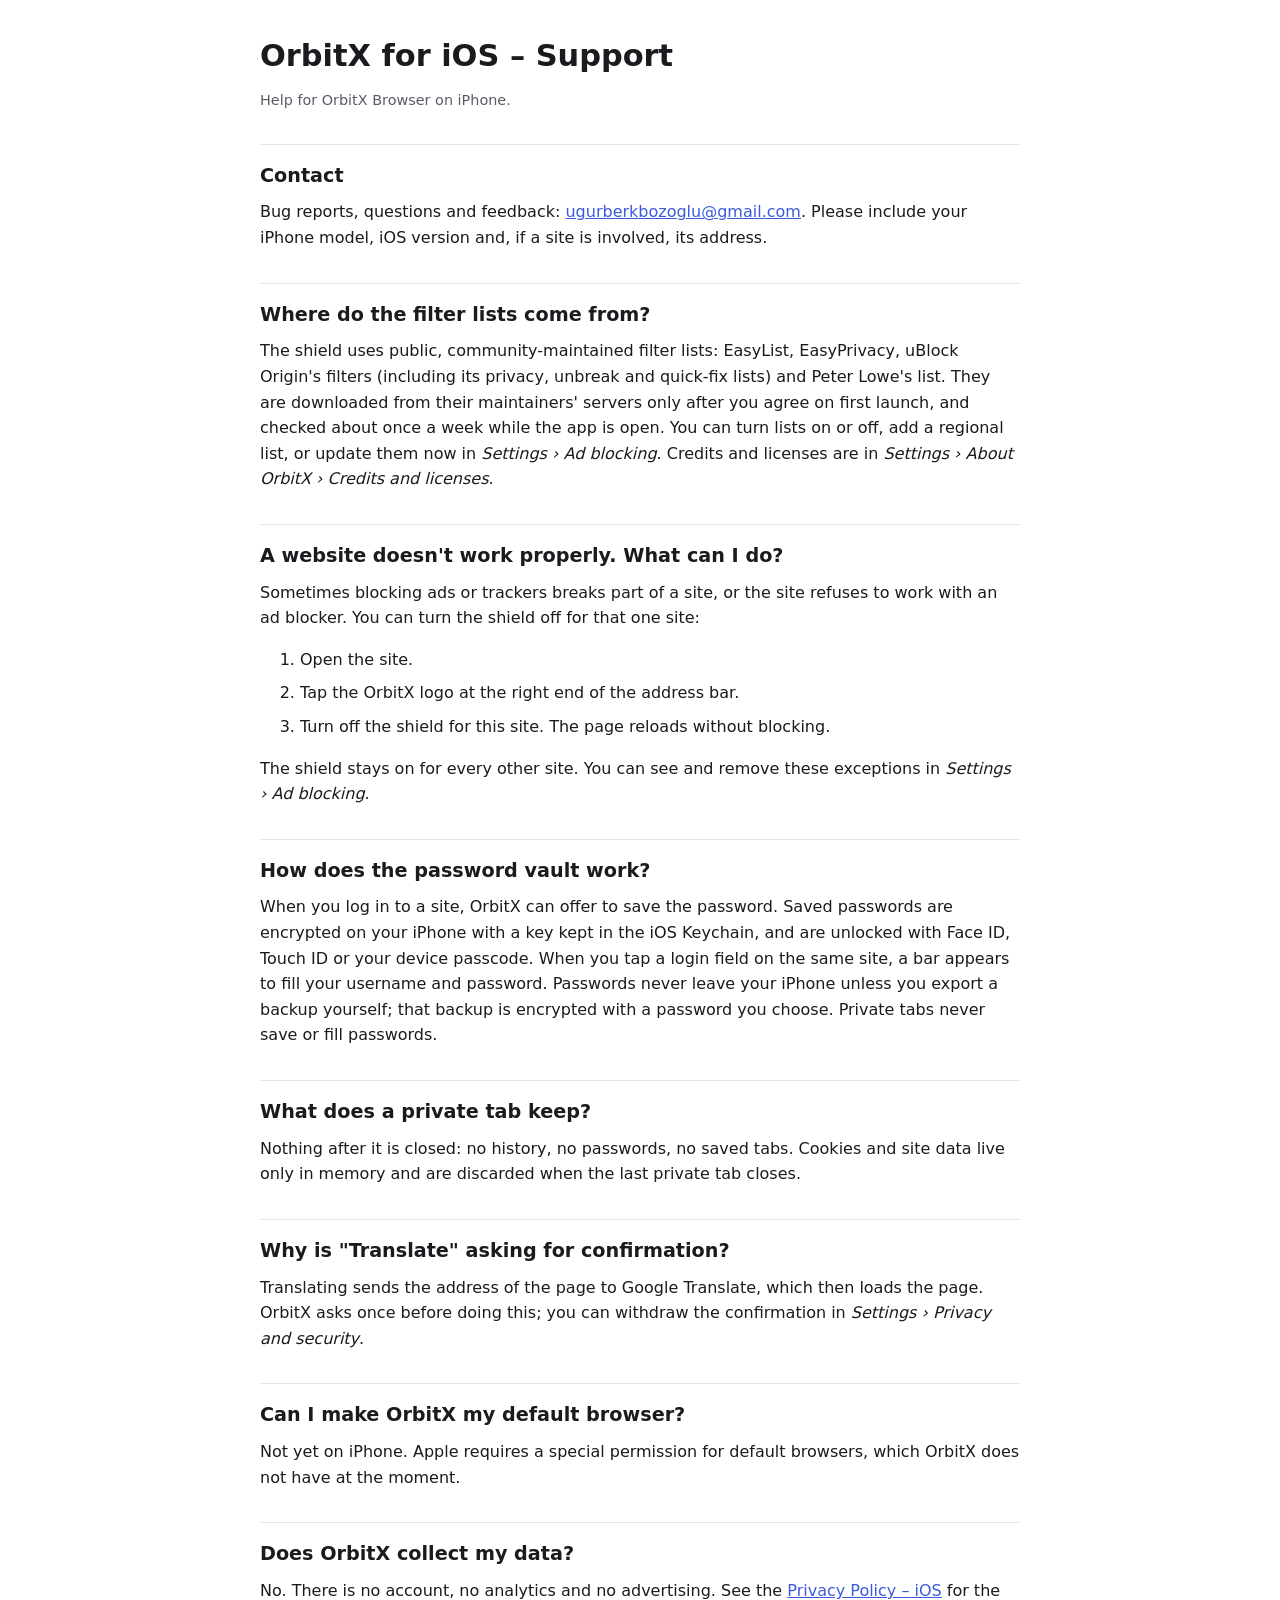
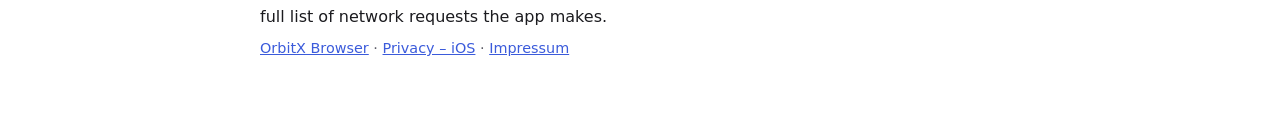
<file: support-ios.html>
<!doctype html>
<html lang="en">
<head>
<meta charset="utf-8">
<meta name="viewport" content="width=device-width, initial-scale=1">
<title>OrbitX for iOS – Support</title>
<meta name="description" content="Help and frequently asked questions for OrbitX Browser on iPhone.">
<link rel="icon" type="image/png" sizes="32x32" href="favicon-32.png">
<link rel="apple-touch-icon" sizes="180x180" href="apple-touch-icon.png">
<style>
  :root { --bg:#fff; --fg:#1b1b1f; --muted:#5b5b66; --line:#e3e3ea; --accent:#3b5bdb; }
  @media (prefers-color-scheme: dark) { :root { --bg:#14141a; --fg:#ececf1; --muted:#a0a0ad; --line:#2a2a34; --accent:#8da2ff; } }
  body { margin:0; background:var(--bg); color:var(--fg); font:16px/1.6 system-ui,-apple-system,"Segoe UI",sans-serif; }
  main { max-width:760px; margin:0 auto; padding:32px 16px 64px; }
  h1 { font-size:1.9rem; margin:0 0 4px; }
  h2 { font-size:1.2rem; margin:2rem 0 .5rem; padding-top:1rem; border-top:1px solid var(--line); }
  p, li { margin:.5rem 0; }
  .muted { color:var(--muted); font-size:.9rem; }
  a { color:var(--accent); }
</style>
</head>
<body>
<main>

<h1>OrbitX for iOS – Support</h1>
<p class="muted">Help for OrbitX Browser on iPhone.</p>

<h2>Contact</h2>
<p>Bug reports, questions and feedback: <a href="mailto:ugurberkbozoglu@gmail.com">ugurberkbozoglu@gmail.com</a>. Please include your iPhone model, iOS version and, if a site is involved, its address.</p>

<h2>Where do the filter lists come from?</h2>
<p>The shield uses public, community-maintained filter lists: EasyList, EasyPrivacy, uBlock Origin's filters (including its privacy, unbreak and quick-fix lists) and Peter Lowe's list. They are downloaded from their maintainers' servers only after you agree on first launch, and checked about once a week while the app is open. You can turn lists on or off, add a regional list, or update them now in <em>Settings &rsaquo; Ad blocking</em>. Credits and licenses are in <em>Settings &rsaquo; About OrbitX &rsaquo; Credits and licenses</em>.</p>

<h2>A website doesn't work properly. What can I do?</h2>
<p>Sometimes blocking ads or trackers breaks part of a site, or the site refuses to work with an ad blocker. You can turn the shield off for that one site:</p>
<ol>
  <li>Open the site.</li>
  <li>Tap the OrbitX logo at the right end of the address bar.</li>
  <li>Turn off the shield for this site. The page reloads without blocking.</li>
</ol>
<p>The shield stays on for every other site. You can see and remove these exceptions in <em>Settings &rsaquo; Ad blocking</em>.</p>

<h2>How does the password vault work?</h2>
<p>When you log in to a site, OrbitX can offer to save the password. Saved passwords are encrypted on your iPhone with a key kept in the iOS Keychain, and are unlocked with Face ID, Touch ID or your device passcode. When you tap a login field on the same site, a bar appears to fill your username and password. Passwords never leave your iPhone unless you export a backup yourself; that backup is encrypted with a password you choose. Private tabs never save or fill passwords.</p>

<h2>What does a private tab keep?</h2>
<p>Nothing after it is closed: no history, no passwords, no saved tabs. Cookies and site data live only in memory and are discarded when the last private tab closes.</p>

<h2>Why is "Translate" asking for confirmation?</h2>
<p>Translating sends the address of the page to Google Translate, which then loads the page. OrbitX asks once before doing this; you can withdraw the confirmation in <em>Settings &rsaquo; Privacy and security</em>.</p>

<h2>Can I make OrbitX my default browser?</h2>
<p>Not yet on iPhone. Apple requires a special permission for default browsers, which OrbitX does not have at the moment.</p>

<h2>Does OrbitX collect my data?</h2>
<p>No. There is no account, no analytics and no advertising. See the <a href="privacy-ios.html">Privacy Policy – iOS</a> for the full list of network requests the app makes.</p>

<p class="muted"><a href="index.html">OrbitX Browser</a> &middot; <a href="privacy-ios.html">Privacy – iOS</a> &middot; <a href="impressum.html">Impressum</a></p>

</main>
</body>
</html>
</file>
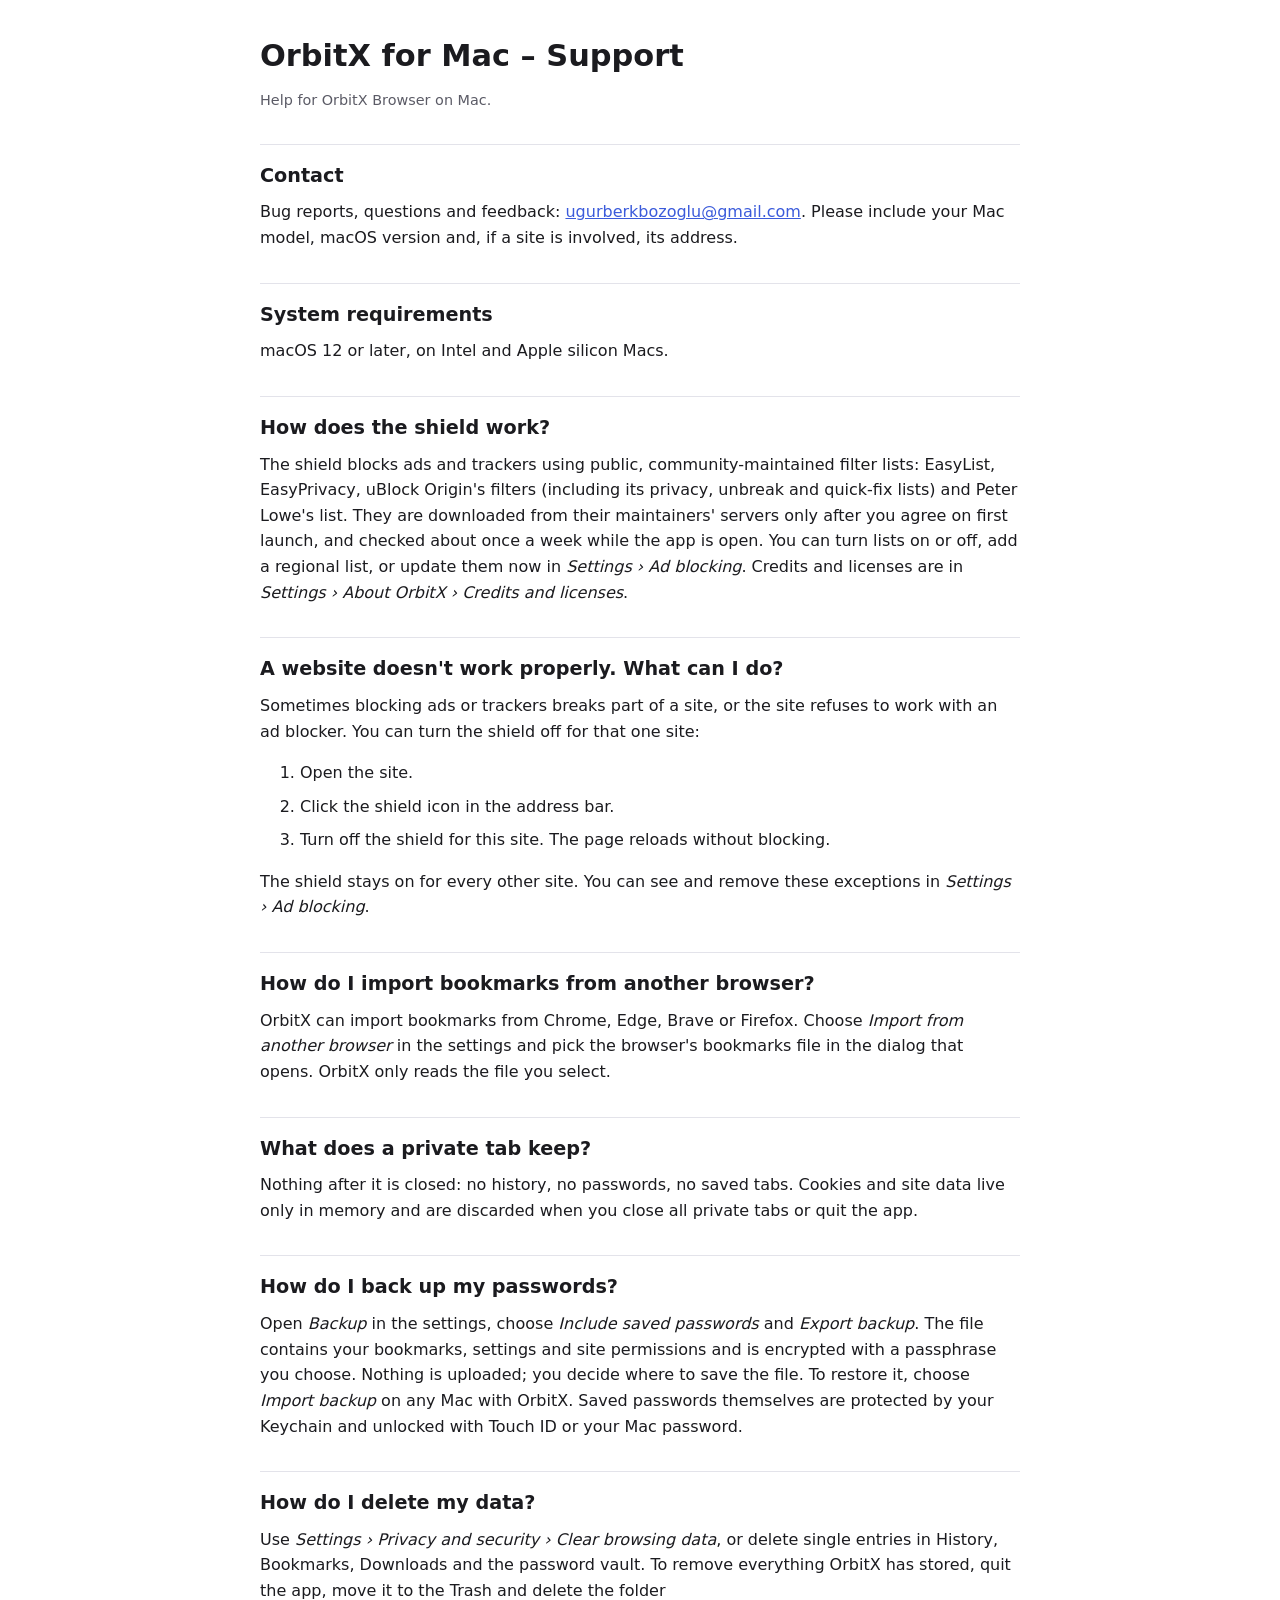
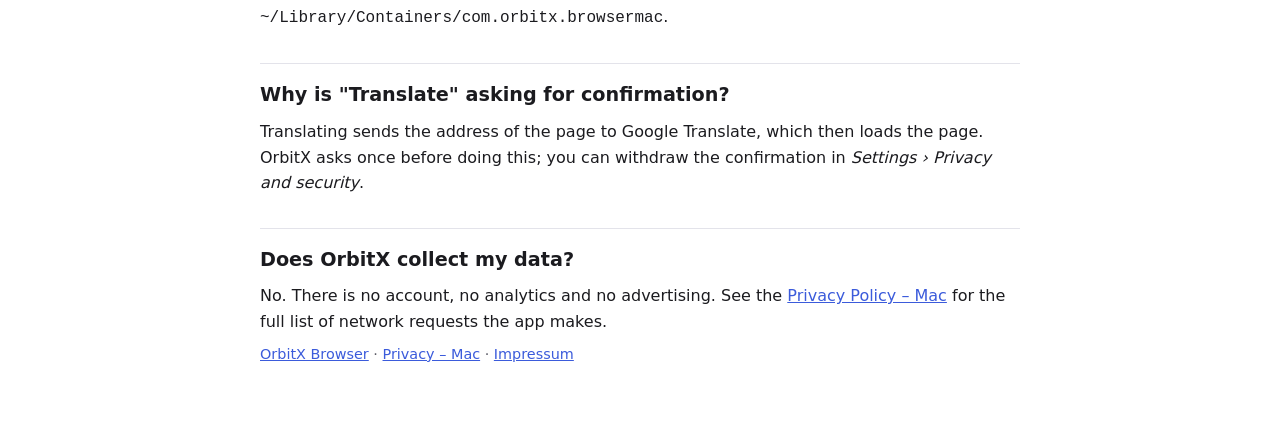
<file: support-macos.html>
<!doctype html>
<html lang="en">
<head>
<meta charset="utf-8">
<meta name="viewport" content="width=device-width, initial-scale=1">
<title>OrbitX for Mac – Support</title>
<meta name="description" content="Help and frequently asked questions for OrbitX Browser on Mac.">
<link rel="icon" type="image/png" sizes="32x32" href="favicon-32.png">
<link rel="apple-touch-icon" sizes="180x180" href="apple-touch-icon.png">
<style>
  :root { --bg:#fff; --fg:#1b1b1f; --muted:#5b5b66; --line:#e3e3ea; --accent:#3b5bdb; }
  @media (prefers-color-scheme: dark) { :root { --bg:#14141a; --fg:#ececf1; --muted:#a0a0ad; --line:#2a2a34; --accent:#8da2ff; } }
  body { margin:0; background:var(--bg); color:var(--fg); font:16px/1.6 system-ui,-apple-system,"Segoe UI",sans-serif; }
  main { max-width:760px; margin:0 auto; padding:32px 16px 64px; }
  h1 { font-size:1.9rem; margin:0 0 4px; }
  h2 { font-size:1.2rem; margin:2rem 0 .5rem; padding-top:1rem; border-top:1px solid var(--line); }
  p, li { margin:.5rem 0; }
  .muted { color:var(--muted); font-size:.9rem; }
  a { color:var(--accent); }
</style>
</head>
<body>
<main>

<h1>OrbitX for Mac – Support</h1>
<p class="muted">Help for OrbitX Browser on Mac.</p>

<h2>Contact</h2>
<p>Bug reports, questions and feedback: <a href="mailto:ugurberkbozoglu@gmail.com">ugurberkbozoglu@gmail.com</a>. Please include your Mac model, macOS version and, if a site is involved, its address.</p>

<h2>System requirements</h2>
<p>macOS 12 or later, on Intel and Apple silicon Macs.</p>

<h2>How does the shield work?</h2>
<p>The shield blocks ads and trackers using public, community-maintained filter lists: EasyList, EasyPrivacy, uBlock Origin's filters (including its privacy, unbreak and quick-fix lists) and Peter Lowe's list. They are downloaded from their maintainers' servers only after you agree on first launch, and checked about once a week while the app is open. You can turn lists on or off, add a regional list, or update them now in <em>Settings &rsaquo; Ad blocking</em>. Credits and licenses are in <em>Settings &rsaquo; About OrbitX &rsaquo; Credits and licenses</em>.</p>

<h2>A website doesn't work properly. What can I do?</h2>
<p>Sometimes blocking ads or trackers breaks part of a site, or the site refuses to work with an ad blocker. You can turn the shield off for that one site:</p>
<ol>
  <li>Open the site.</li>
  <li>Click the shield icon in the address bar.</li>
  <li>Turn off the shield for this site. The page reloads without blocking.</li>
</ol>
<p>The shield stays on for every other site. You can see and remove these exceptions in <em>Settings &rsaquo; Ad blocking</em>.</p>

<h2>How do I import bookmarks from another browser?</h2>
<p>OrbitX can import bookmarks from Chrome, Edge, Brave or Firefox. Choose <em>Import from another browser</em> in the settings and pick the browser's bookmarks file in the dialog that opens. OrbitX only reads the file you select.</p>

<h2>What does a private tab keep?</h2>
<p>Nothing after it is closed: no history, no passwords, no saved tabs. Cookies and site data live only in memory and are discarded when you close all private tabs or quit the app.</p>

<h2>How do I back up my passwords?</h2>
<p>Open <em>Backup</em> in the settings, choose <em>Include saved passwords</em> and <em>Export backup</em>. The file contains your bookmarks, settings and site permissions and is encrypted with a passphrase you choose. Nothing is uploaded; you decide where to save the file. To restore it, choose <em>Import backup</em> on any Mac with OrbitX. Saved passwords themselves are protected by your Keychain and unlocked with Touch ID or your Mac password.</p>

<h2>How do I delete my data?</h2>
<p>Use <em>Settings &rsaquo; Privacy and security &rsaquo; Clear browsing data</em>, or delete single entries in History, Bookmarks, Downloads and the password vault. To remove everything OrbitX has stored, quit the app, move it to the Trash and delete the folder <code>~/Library/Containers/com.orbitx.browsermac</code>.</p>

<h2>Why is "Translate" asking for confirmation?</h2>
<p>Translating sends the address of the page to Google Translate, which then loads the page. OrbitX asks once before doing this; you can withdraw the confirmation in <em>Settings &rsaquo; Privacy and security</em>.</p>

<h2>Does OrbitX collect my data?</h2>
<p>No. There is no account, no analytics and no advertising. See the <a href="privacy-macos.html">Privacy Policy – Mac</a> for the full list of network requests the app makes.</p>

<p class="muted"><a href="index.html">OrbitX Browser</a> &middot; <a href="privacy-macos.html">Privacy – Mac</a> &middot; <a href="impressum.html">Impressum</a></p>

</main>
</body>
</html>
</file>
<file: style.css>
:root {
  --bg: #ffffff;
  --fg: #1b1b1f;
  --muted: #5b5b66;
  --line: #e3e3ea;
  --accent: #3b5bdb;
  --card: #f6f6fa;
}
@media (prefers-color-scheme: dark) {
  :root {
    --bg: #14141a;
    --fg: #ececf1;
    --muted: #a0a0ad;
    --line: #2a2a34;
    --accent: #8da2ff;
    --card: #1c1c24;
  }
}
* { box-sizing: border-box; }
body {
  margin: 0;
  background: var(--bg);
  color: var(--fg);
  font: 16px/1.6 system-ui, -apple-system, "Segoe UI", sans-serif;
}
main { max-width: 760px; margin: 0 auto; padding: 48px 16px 32px; }
h1 { font-size: 2.2rem; line-height: 1.2; margin: 0 0 12px; }
h2 { font-size: 1.25rem; margin: 2.2rem 0 .6rem; }
p, li { margin: .5rem 0; }
a { color: var(--accent); }
.lead { font-size: 1.2rem; color: var(--muted); margin: 0 0 8px; }
.muted { color: var(--muted); font-size: .92rem; }
.buttons { display: flex; flex-wrap: wrap; gap: 12px; margin: 1rem 0; }
.button {
  display: inline-flex;
  align-items: center;
  gap: 8px;
  padding: 10px 16px;
  border: 1px solid var(--line);
  border-radius: 8px;
  background: var(--card);
  color: var(--muted);
  text-decoration: none;
  cursor: not-allowed;
}
.badge {
  font-size: .78rem;
  padding: 1px 8px;
  border-radius: 999px;
  border: 1px solid var(--line);
}
.platforms { list-style: none; padding: 0; margin: .5rem 0; }
.platforms li {
  display: flex;
  justify-content: space-between;
  gap: 12px;
  padding: 8px 0;
  border-bottom: 1px solid var(--line);
}
.platforms li span:last-child { color: var(--muted); }
footer {
  max-width: 760px;
  margin: 0 auto;
  padding: 16px 16px 48px;
  border-top: 1px solid var(--line);
  color: var(--muted);
  font-size: .92rem;
  display: flex;
  flex-wrap: wrap;
  gap: 8px 20px;
  justify-content: space-between;
}
footer nav { display: flex; flex-wrap: wrap; gap: 8px 16px; }
.button.primary {
  color: #fff;
  background: var(--accent);
  border-color: var(--accent);
  cursor: pointer;
  font-weight: 600;
}
@media (prefers-color-scheme: dark) { .button.primary { color: #14141a; } }
/* The QR code is always black on white, in both themes. Desktop only: on a phone the button is enough. */
.qr { display: none; margin: 1rem 0; width: 160px; text-align: center; }
.qr img { display: block; border-radius: 8px; border: 1px solid var(--line); }
.qr figcaption { color: var(--muted); font-size: .85rem; margin-top: 6px; }
@media (min-width: 700px) { .qr { display: block; } }
</file>
